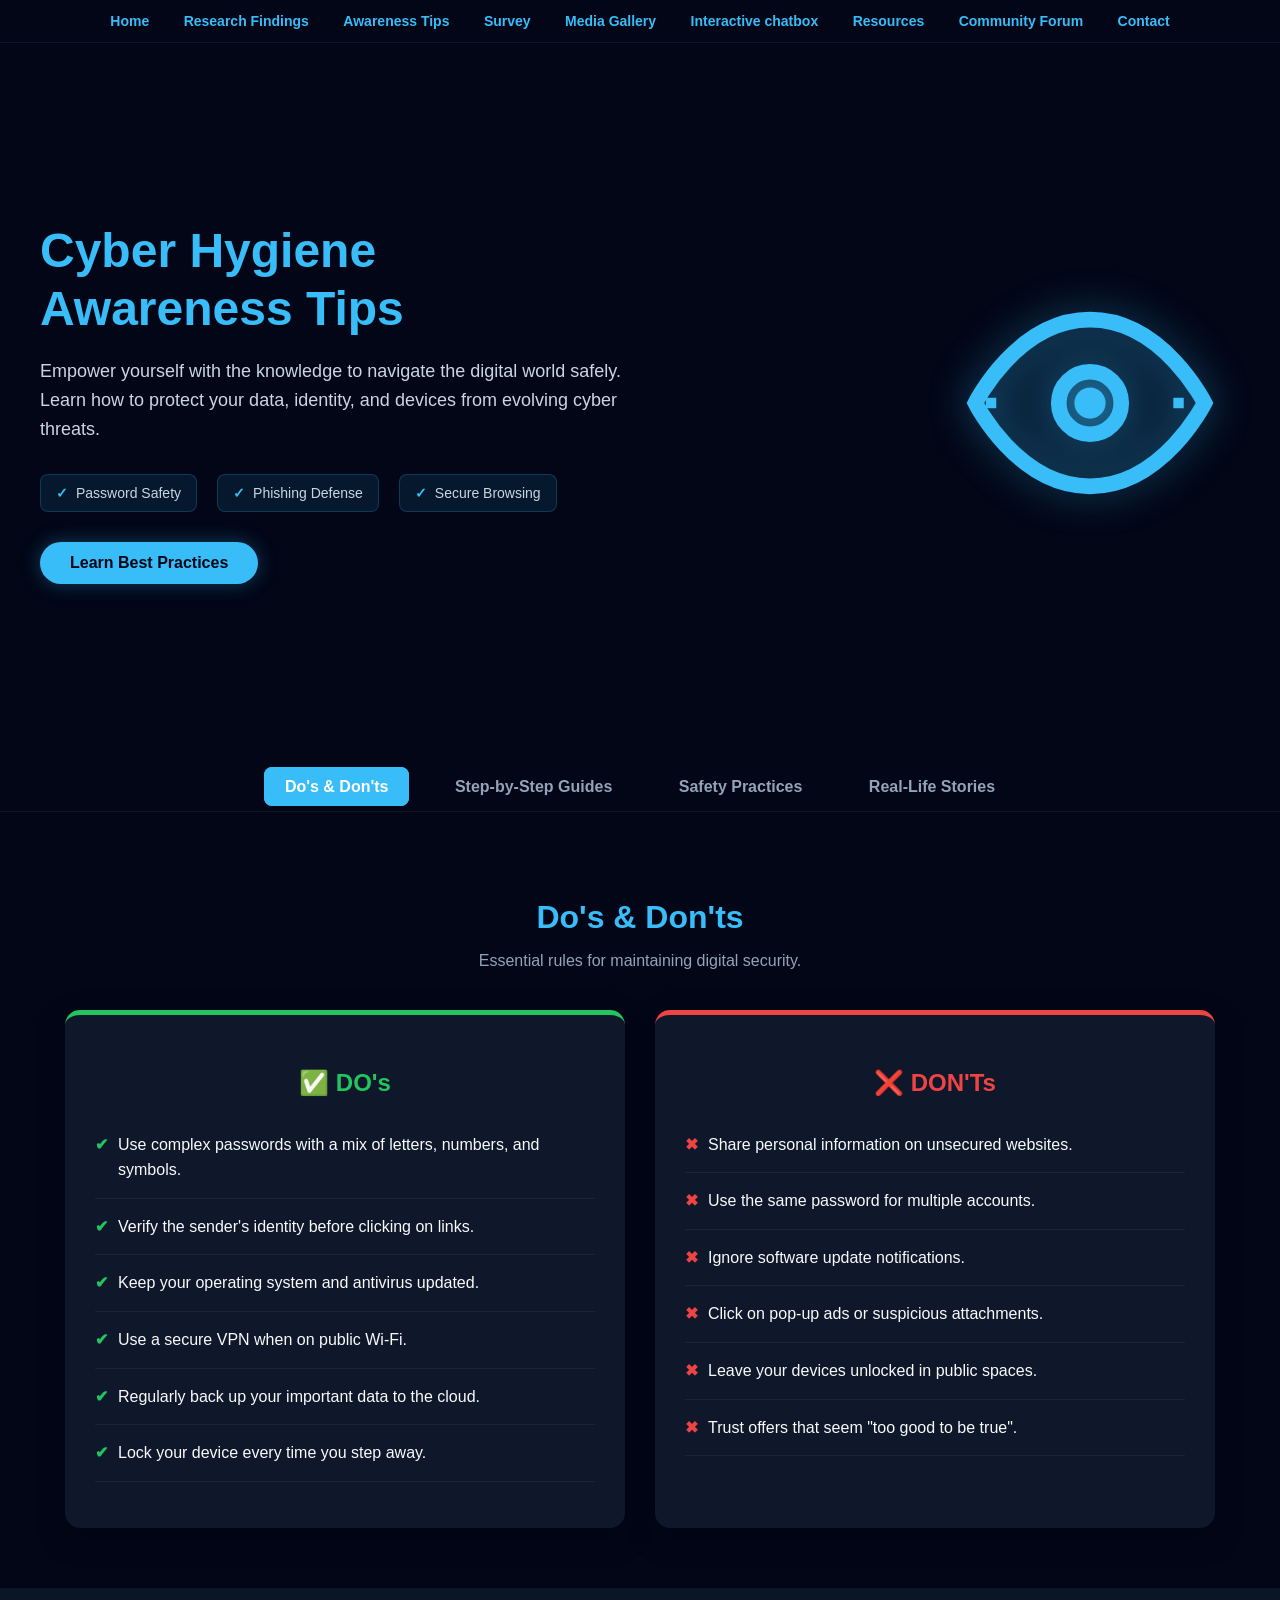
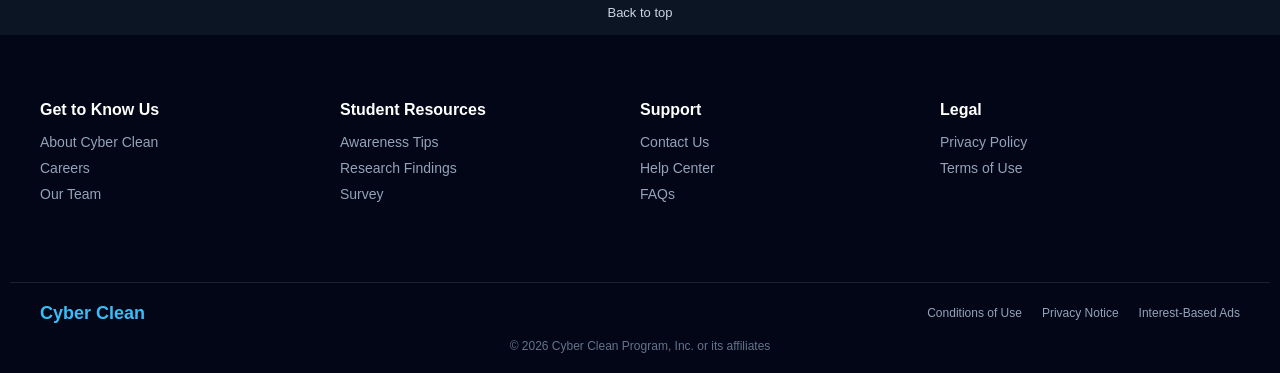
<file: AwarenessTips.html>
<!DOCTYPE html>
<html lang="en">
<head>
    <title>Awareness Tips | Cyber Clean</title>
    <style>
        /* ================= BODY & DEFAULTS ================= */
        body {
            margin: 0;
            font-family: Arial, Helvetica, sans-serif;
            background-color: #0f172a;
            color: #f8fafc;
        }

        /* ================= MAIN NAVBAR ================= */
        nav {
            background-color: #020617;
            padding: 12px 20px;
            text-align: center;
            position: sticky;
            top: 0;
            z-index: 100;
            border-bottom: 1px solid rgba(56, 189, 248, 0.1);
        }

        nav a {
            color: #38bdf8;
            margin: 15px;
            text-decoration: none;
            font-weight: bold;
            transition: 0.3s;
            font-size: 14px;
        }

        nav a:hover { color: #22d3ee; }

        /* ================= HERO SECTION ================= */
        .hero {
            min-height: 80vh;
            background-color: #020617;
            background-image: url('https://images.unsplash.com/photo-1526374965328-7f61d4dc18c5');
            background-size: cover;
            background-position: center;
            position: relative;
            display: flex;
            align-items: center;
            padding: 0;
            overflow: hidden;
        }

        .hero .overlay {
            position: absolute;
            top: 0; left: 0;
            width: 100%;
            height: 100%;
            background: linear-gradient(90deg, rgba(2,6,23,0.95) 0%, rgba(2,6,23,0.7) 50%, rgba(2,6,23,0.4) 100%);
            z-index: 1;
        }

        .hero-container {
            position: relative;
            z-index: 2;
            width: 100%;
            max-width: 1200px;
            margin: 0 auto;
            padding: 60px 40px;
            display: flex;
            align-items: center;
            justify-content: space-between;
            gap: 60px;
        }

        .hero-text { flex: 1; max-width: 600px; }
        .hero-text h1 { color: #38bdf8; font-size: 48px; font-weight: bold; margin: 0 0 20px 0; line-height: 1.2; }
        .hero-text p { color: #cbd5e1; font-size: 18px; line-height: 1.6; margin-bottom: 30px; }

        .hero-highlights { display: flex; gap: 20px; margin-bottom: 30px; flex-wrap: wrap; } /* Changed margin-bottom to 30px */
        .highlight-item {
            background: rgba(56, 189, 248, 0.1); border: 1px solid rgba(56, 189, 248, 0.2);
            padding: 10px 15px; border-radius: 8px; font-size: 14px; color: #cbd5e1;
            display: flex; align-items: center; gap: 8px;
        }
        .highlight-item span { color: #38bdf8; font-weight: bold; }

        /* ADDED BUTTON STYLE */
        .hero-btn {
            display: inline-block; background-color: #38bdf8; color: #020617;
            padding: 12px 30px; border-radius: 30px; text-decoration: none;
            font-weight: bold; transition: 0.3s; box-shadow: 0 0 20px rgba(56, 189, 248, 0.3);
        }
        .hero-btn:hover { background-color: #22d3ee; transform: translateY(-2px); }

        .hero-graphic { flex: 0 0 300px; display: flex; justify-content: center; align-items: center; position: relative; }
        .floating-logo { width: 250px; height: 280px; filter: drop-shadow(0 0 20px rgba(56, 189, 248, 0.4)); animation: float 3s ease-in-out infinite; }

        @keyframes float { 0% { transform: translateY(0px); } 50% { transform: translateY(-15px); } 100% { transform: translateY(0px); } }

        /* ================= SUB-NAVIGATION ================= */
        .sub-nav {
            background-color: #020617; padding: 15px 20px; text-align: center;
            border-bottom: 1px solid rgba(255, 255, 255, 0.05); position: sticky; top: 45px; z-index: 90;
        }
        .sub-nav a {
            color: #94a3b8; margin: 0 10px; text-decoration: none; font-weight: bold;
            padding: 10px 20px; border-radius: 8px; transition: all 0.3s; border: 1px solid transparent; cursor: pointer;
        }
        .sub-nav a.active { color: #ffffff; background-color: #38bdf8; border-color: #38bdf8; }
        .sub-nav a:hover:not(.active) { color: #38bdf8; background-color: rgba(56, 189, 248, 0.1); }

        /* ================= CONTENT SECTIONS ================= */
        .tab-content { display: none; padding: 60px 40px; max-width: 1200px; margin: 0 auto; animation: fadeIn 0.5s; }
        .tab-content.active { display: block; }
        section h2 { color: #38bdf8; font-size: 32px; margin-bottom: 15px; text-align: center; }
        .section-subtitle { text-align: center; color: #94a3b8; margin-bottom: 40px; font-size: 16px; }

        /* ================= DO'S AND DON'TS STYLES ================= */
        #dos-donts { max-width: 100%; background-color: #020617; }
        .dos-donts-container { display: flex; gap: 30px; justify-content: center; flex-wrap: wrap; max-width: 1200px; margin: 0 auto; }
        .box { background-color: #0f172a; padding: 30px; border-radius: 15px; flex: 1; min-width: 300px; max-width: 500px; box-shadow: 0 10px 30px rgba(0,0,0,0.3); }
        .box h3 { margin-bottom: 20px; text-align: center; font-size: 24px; }
        .box ul { list-style-type: none; padding: 0; }
        .box li { padding: 15px 0; border-bottom: 1px solid rgba(255,255,255,0.05); line-height: 1.6; display: flex; align-items: flex-start; gap: 10px; }
        .do-box { border-top: 5px solid #22c55e; } .do-box h3 { color: #22c55e; } .do-box li::before { content: '✔'; color: #22c55e; font-weight: bold; }
        .dont-box { border-top: 5px solid #ef4444; } .dont-box h3 { color: #ef4444; } .dont-box li::before { content: '✖'; color: #ef4444; font-weight: bold; }

        /* ================= GUIDES STYLES ================= */
        .guides-grid { display: flex; gap: 20px; flex-wrap: wrap; justify-content: center; margin-bottom: 60px; }
        .guide-card { background-color: #020617; padding: 25px; border-radius: 12px; flex: 1; min-width: 280px; border-left: 4px solid #38bdf8; box-shadow: 0 5px 15px rgba(0,0,0,0.2); }
        .guide-step { font-size: 32px; font-weight: bold; color: rgba(56, 189, 248, 0.2); margin-bottom: 10px; }
        .guide-card h3 { color: #ffffff; margin-bottom: 5px; }
        .guide-slogan { color: #38bdf8; font-size: 14px; font-style: italic; margin-bottom: 10px; display: block; }
        .guide-card p { color: #94a3b8; font-size: 14px; line-height: 1.6; }

        /* ================= CIRCULAR PROCESS CHART ================= */
        .roadmap-section {
            text-align: center;
            padding: 40px 20px;
            background-color: #0f172a;
            border-radius: 20px;
            border: 1px solid rgba(56, 189, 248, 0.1);
            margin-top: 20px;
            overflow: hidden;
        }

        .circle-container {
            position: relative;
            width: 100%;
            max-width: 800px;
            height: 600px;
            margin: 0 auto;
        }

        .center-hex {
            position: absolute;
            top: 50%;
            left: 50%;
            transform: translate(-50%, -50%);
            width: 160px;
            height: 180px;
            background: rgba(56, 189, 248, 0.2);
            clip-path: polygon(50% 0%, 100% 25%, 100% 75%, 50% 100%, 0% 75%, 0% 25%);
            display: flex;
            flex-direction: column;
            align-items: center;
            justify-content: center;
            z-index: 10;
            border: 2px solid #38bdf8;
            box-shadow: 0 0 30px rgba(56, 189, 248, 0.3);
        }

        .center-hex .hex-title { font-size: 16px; font-weight: bold; color: #ffffff; text-align: center; padding: 0 20px; line-height: 1.3; }
        .center-hex .hex-sub { font-size: 11px; color: #cbd5e1; margin-top: 5px; text-align: center; }

        .orbit-item {
            position: absolute;
            top: 50%;
            left: 50%;
            width: 130px;
            height: 150px;
            background-color: #020617;
            border: 2px solid #38bdf8;
            clip-path: polygon(50% 0%, 100% 25%, 100% 75%, 50% 100%, 0% 75%, 0% 25%);
            display: flex;
            flex-direction: column;
            align-items: center;
            justify-content: center;
            transition: all 0.3s ease;
            cursor: pointer;
            z-index: 5;
        }

        .orbit-item:hover { background-color: rgba(56, 189, 248, 0.15); }
        .orbit-item .step-num { font-size: 24px; font-weight: bold; color: #22d3ee; margin-bottom: 5px; }
        .orbit-item .step-text { font-size: 13px; font-weight: bold; color: #ffffff; text-align: center; padding: 0 10px; line-height: 1.2; }

        .pos-1 { transform: translate(-50%, -50%) translateY(-220px); }
        .pos-2 { transform: translate(-50%, -50%) translate(190px, -110px); }
        .pos-3 { transform: translate(-50%, -50%) translate(190px, 110px); }
        .pos-4 { transform: translate(-50%, -50%) translateY(220px); }
        .pos-5 { transform: translate(-50%, -50%) translate(-190px, 110px); }
        .pos-6 { transform: translate(-50%, -50%) translate(-190px, -110px); }

        .arrows-svg { position: absolute; top: 0; left: 0; width: 100%; height: 100%; pointer-events: none; z-index: 1; }

        /* ================= SAFETY STYLES ================= */
        #safety { max-width: 100%; background-color: #020617; }
        .safety-grid { display: flex; gap: 20px; justify-content: center; flex-wrap: wrap; max-width: 1200px; margin: 0 auto; }
        .safety-card { background-color: #0f172a; padding: 20px; border-radius: 10px; width: 220px; text-align: center; border: 1px solid rgba(56, 189, 248, 0.1); }
        .safety-icon { font-size: 30px; margin-bottom: 10px; }

        /* ================= STORIES STYLES ================= */
        .story-container { display: flex; gap: 40px; align-items: flex-start; flex-wrap: wrap; }
        .video-box { flex: 1; min-width: 300px; background: #020617; border-radius: 12px; overflow: hidden; box-shadow: 0 10px 30px rgba(0,0,0,0.4); }
        
        /* Updated CSS to handle both video and iframe */
        .video-wrapper { position: relative; padding-bottom: 56.25%; height: 0; background-color: #000; }
        .video-wrapper video, .video-wrapper iframe { position: absolute; top: 0; left: 0; width: 100%; height: 100%; }
        
        .video-caption { padding: 15px; background: #0f172a; color: #cbd5e1; font-size: 14px; border-top: 1px solid rgba(56, 189, 248, 0.2); }
        .case-study { flex: 1; min-width: 300px; background: #020617; padding: 30px; border-radius: 12px; border-left: 4px solid #facc15; }
        .case-study h3 { color: #facc15; margin-top: 0; }
        .case-study p { color: #cbd5e1; line-height: 1.8; margin-bottom: 15px; }
        .case-study .outcome { background: rgba(250, 204, 21, 0.1); padding: 10px; border-radius: 5px; font-size: 13px; color: #facc15; }

        @keyframes fadeIn { from {opacity: 0; transform: translateY(20px);} to {opacity: 1; transform: translateY(0);} }

        /* ================= FOOTER ================= */
        footer { background-color: #020617; color: #cbd5e1; font-size: 14px; border-top: 1px solid rgba(56, 189, 248, 0.1); }
        .footer-back-top { background-color: #0c1524; text-align: center; padding: 15px; cursor: pointer; }
        .footer-back-top:hover { background-color: #162030; }
        .footer-back-top a { color: #cbd5e1; text-decoration: none; font-size: 13px; }
        .footer-main { display: flex; justify-content: space-around; flex-wrap: wrap; padding: 50px 30px; border-bottom: 1px solid rgba(255, 255, 255, 0.1); max-width: 1200px; margin: 0 auto; }
        .footer-col { flex: 1; min-width: 150px; margin-bottom: 20px; }
        .footer-col h3 { color: #ffffff; font-size: 16px; font-weight: bold; margin-bottom: 15px; }
        .footer-col ul { list-style: none; padding: 0; margin: 0; }
        .footer-col ul li { margin-bottom: 10px; }
        .footer-col ul li a { color: #94a3b8; text-decoration: none; transition: color 0.2s; display: block; }
        .footer-col ul li a:hover { color: #38bdf8; }
        .footer-bottom { padding: 20px 30px; display: flex; justify-content: space-between; align-items: center; flex-wrap: wrap; max-width: 1200px; margin: 0 auto; }
        .footer-logo { font-weight: bold; color: #38bdf8; font-size: 18px; margin-right: 20px; }
        .footer-links-row { display: flex; gap: 20px; flex-wrap: wrap; }
        .footer-links-row a { color: #94a3b8; text-decoration: none; font-size: 12px; }
        .footer-copyright { width: 100%; text-align: center; margin-top: 15px; font-size: 12px; color: #64748b; }

        /* ================= RESPONSIVE ================= */
        @media screen and (max-width: 900px) {
            .hero-container { flex-direction: column; text-align: center; padding: 40px 20px; }
            .hero-text { max-width: 100%; }
            .hero-graphic { display: none; }
            
            .circle-container { height: auto; padding: 250px 0; display: flex; flex-direction: column; align-items: center; }
            .arrows-svg { display: none; }
            .orbit-item { position: relative; top: auto; left: auto; transform: none !important; margin-bottom: 20px; width: 200px; height: 180px; }
            .pos-1, .pos-2, .pos-3, .pos-4, .pos-5, .pos-6 { transform: none; }
            .center-hex { position: relative; top: auto; left: auto; transform: none; margin-bottom: 30px; width: 200px; height: 180px; }
        }
    </style>
</head>
<body>

<!-- MAIN NAVBAR -->
<nav>
    <a href="index.html">Home</a>
    <a href="ResearchFindings.html">Research Findings</a>
    <a href="AwarenessTips.html">Awareness Tips</a>
    <a href="Survey.html">Survey</a>
    <a href="MediaGallery.html">Media Gallery</a>
    <a href="InteractiveChatbox.html">Interactive chatbox</a>
    <a href="Resource.html">Resources</a>
    <a href="CommunityForum.html">Community Forum</a>
    <a href="Contact.html">Contact</a>
</nav>

<!-- HERO SECTION -->
<section class="hero">
    <div class="overlay"></div>
    <div class="hero-container">
        <div class="hero-text">
            <h1>Cyber Hygiene Awareness Tips</h1>
            <p>Empower yourself with the knowledge to navigate the digital world safely. Learn how to protect your data, identity, and devices from evolving cyber threats.</p>
            <div class="hero-highlights">
                <div class="highlight-item"><span>✓</span> Password Safety</div>
                <div class="highlight-item"><span>✓</span> Phishing Defense</div>
                <div class="highlight-item"><span>✓</span> Secure Browsing</div>
            </div>
            <!-- ADDED BUTTON HERE -->
            <a href="#content-start" class="hero-btn">Learn Best Practices</a>
        </div>
        <div class="hero-graphic">
            <svg class="floating-logo" viewBox="0 0 24 24" fill="none" xmlns="http://www.w3.org/2000/svg">
                <path d="M1 12s4-8 11-8 11 8 11 8-4 8-11 8-11-8-11-8z" fill="rgba(56, 189, 248, 0.1)" stroke="#38bdf8" stroke-width="1.5"/>
                <circle cx="12" cy="12" r="3" fill="rgba(56, 189, 248, 0.2)" stroke="#38bdf8" stroke-width="1.5"/>
                <circle cx="12" cy="12" r="1.5" fill="#38bdf8"/>
                <path d="M2 12h2M20 12h2" stroke="#38bdf8" stroke-width="1" stroke-dasharray="1 1"/>
            </svg>
        </div>
    </div>
</section>

<!-- SUB NAVIGATION -->
<div id="content-start" class="sub-nav">
    <a class="tab-link active" onclick="openTab(event, 'dos-donts')">Do's & Don'ts</a>
    <a class="tab-link" onclick="openTab(event, 'guides')">Step-by-Step Guides</a>
    <a class="tab-link" onclick="openTab(event, 'safety')">Safety Practices</a>
    <a class="tab-link" onclick="openTab(event, 'stories')">Real-Life Stories</a>
</div>

<!-- SECTION 1: DO'S AND DON'TS -->
<section id="dos-donts" class="tab-content active">
    <h2>Do's & Don'ts</h2>
    <p class="section-subtitle">Essential rules for maintaining digital security.</p>
    <div class="dos-donts-container">
        <div class="box do-box">
            <h3>✅ DO's</h3>
            <ul>
                <li>Use complex passwords with a mix of letters, numbers, and symbols.</li>
                <li>Verify the sender's identity before clicking on links.</li>
                <li>Keep your operating system and antivirus updated.</li>
                <li>Use a secure VPN when on public Wi-Fi.</li>
                <li>Regularly back up your important data to the cloud.</li>
                <li>Lock your device every time you step away.</li>
            </ul>
        </div>
        <div class="box dont-box">
            <h3>❌ DON'Ts</h3>
            <ul>
                <li>Share personal information on unsecured websites.</li>
                <li>Use the same password for multiple accounts.</li>
                <li>Ignore software update notifications.</li>
                <li>Click on pop-up ads or suspicious attachments.</li>
                <li>Leave your devices unlocked in public spaces.</li>
                <li>Trust offers that seem "too good to be true".</li>
            </ul>
        </div>
    </div>
</section>

<!-- SECTION 2: STEP-BY-STEP GUIDES -->
<section id="guides" class="tab-content">
    <h2>Step-by-Step Guides</h2>
    <p class="section-subtitle">Follow these procedures to secure your digital life.</p>
    
    <div class="guides-grid">
        <div class="guide-card">
            <div class="guide-step">01</div>
            <h3>Setting Up 2FA</h3>
            <span class="guide-slogan">Double Your Security</span>
            <p>Go to Account Settings > Security. Enable 2-Step Verification. Scan the QR code using Google Authenticator or SMS verification.</p>
        </div>
        <div class="guide-card">
            <div class="guide-step">02</div>
            <h3>Creating Strong Passwords</h3>
            <span class="guide-slogan">Complexity is Key</span>
            <p>Use at least 12 characters. Mix uppercase, lowercase, numbers, and symbols. Avoid dictionary words or personal dates.</p>
        </div>
        <div class="guide-card">
            <div class="guide-step">03</div>
            <h3>Identifying Phishing</h3>
            <span class="guide-slogan">Stop, Look, Think</span>
            <p>Check the sender's email for misspellings. Hover over links to see the real URL. Never download unexpected attachments.</p>
        </div>
    </div>

    <!-- CIRCULAR PROCESS CHART -->
    <div class="roadmap-section">
        <h3>Implementation Cycle</h3>
        <p class="section-subtitle" style="margin-bottom: 20px; font-size: 14px;">Cyber Hygiene Steps for Students & Faculty</p>
        
        <div class="circle-container">
            <!-- SVG Arrows -->
            <svg class="arrows-svg" viewBox="0 0 800 600">
                <defs>
                    <marker id="arrowhead" markerWidth="10" markerHeight="7" refX="9" refY="3.5" orient="auto">
                        <polygon points="0 0, 10 3.5, 0 7" fill="#38bdf8" />
                    </marker>
                </defs>
                <path d="M 400 115 Q 540 100, 590 230" stroke="#38bdf8" stroke-width="2" fill="none" marker-end="url(#arrowhead)" stroke-dasharray="5,5" />
                <path d="M 590 310 Q 600 450, 480 500" stroke="#38bdf8" stroke-width="2" fill="none" marker-end="url(#arrowhead)" stroke-dasharray="5,5" />
                <path d="M 320 500 Q 200 450, 210 310" stroke="#38bdf8" stroke-width="2" fill="none" marker-end="url(#arrowhead)" stroke-dasharray="5,5" />
                <path d="M 210 230 Q 200 100, 320 80" stroke="#38bdf8" stroke-width="2" fill="none" marker-end="url(#arrowhead)" stroke-dasharray="5,5" />
                <path d="M 400 200 L 400 140" stroke="#38bdf8" stroke-width="2" fill="none" marker-end="url(#arrowhead)" stroke-dasharray="5,5" />
            </svg>

            <!-- Center Item -->
            <div class="center-hex">
                <div class="hex-title">Cyber Hygiene<br>Practices</div>
                <div class="hex-sub">Cycle of Safety</div>
            </div>

            <!-- Orbital Items -->
            <div class="orbit-item pos-1"><div class="step-num">1</div><div class="step-text">Assess Risks</div></div>
            <div class="orbit-item pos-2"><div class="step-num">2</div><div class="step-text">Update & Patch</div></div>
            <div class="orbit-item pos-3"><div class="step-num">3</div><div class="step-text">Backup Data</div></div>
            <div class="orbit-item pos-4"><div class="step-num">4</div><div class="step-text">Secure Network</div></div>
            <div class="orbit-item pos-5"><div class="step-num">5</div><div class="step-text">Strong Auth</div></div>
            <div class="orbit-item pos-6"><div class="step-num">6</div><div class="step-text">Educate</div></div>
        </div>
    </div>
</section>

<!-- SECTION 3: SAFETY PRACTICES -->
<section id="safety" class="tab-content">
    <h2>Safety Practices</h2>
    <p class="section-subtitle">Quick tips for everyday digital safety.</p>
    <div class="safety-grid">
        <div class="safety-card"><div class="safety-icon">🔒</div><p>Verify URLs start with HTTPS before entering data.</p></div>
        <div class="safety-card"><div class="safety-icon">🤐</div><p>Limit personal info shared on social media bios.</p></div>
        <div class="safety-card"><div class="safety-icon">🛡️</div><p>Review app permissions regularly on your phone.</p></div>
        <div class="safety-card"><div class="safety-icon">👁️</div><p>Cover your webcam when not in use.</p></div>
    </div>
</section>

<!-- SECTION 4: REAL LIFE STORIES -->
<section id="stories" class="tab-content">
    <h2>Real Life Stories</h2>
    <p class="section-subtitle">Learn from real-world incidents.</p>
    <div class="story-container">
        <div class="video-box">
            <div class="video-wrapper">
                <!-- Replaced video tag with iframe for YouTube -->
                <iframe src="https://www.youtube.com/embed/3wL6oUrvA9s" title="YouTube video player" frameborder="0" allow="accelerometer; autoplay; clipboard-write; encrypted-media; gyroscope; picture-in-picture" allowfullscreen></iframe>
            </div>
            <div class="video-caption"><strong>Case Study Video:</strong> A conversation about how a student identified and reported a phishing email attempt.</div>
        </div>
        <div class="case-study">
            <h3>The "Urgent" Email Scam</h3>
            <p><strong>Scenario:</strong> Rahul received an email claiming his bank account would be frozen unless he clicked a link to verify his details immediately. The email looked official but had a slight spelling error.</p>
            <p><strong>Action:</strong> Instead of clicking, Rahul hovered over the link and saw it directed to a strange domain (.xyz instead of .com). He called his bank directly.</p>
            <div class="outcome">Outcome: The bank confirmed it was a phishing attempt. Rahul reported the email and saved his savings.</div>
        </div>
    </div>
</section>

<!-- FOOTER -->
<footer>
    <div class="footer-back-top"><a href="#">Back to top</a></div>
    <div class="footer-main">
        <div class="footer-col"><h3>Get to Know Us</h3><ul><li><a href="#">About Cyber Clean</a></li><li><a href="#">Careers</a></li><li><a href="#">Our Team</a></li></ul></div>
        <div class="footer-col"><h3>Student Resources</h3><ul><li><a href="AwarenessTips.html">Awareness Tips</a></li><li><a href="ResearchFindings.html">Research Findings</a></li><li><a href="Survey.html">Survey</a></li></ul></div>
        <div class="footer-col"><h3>Support</h3><ul><li><a href="Contact.html">Contact Us</a></li><li><a href="#">Help Center</a></li><li><a href="#">FAQs</a></li></ul></div>
        <div class="footer-col"><h3>Legal</h3><ul><li><a href="#">Privacy Policy</a></li><li><a href="#">Terms of Use</a></li></ul></div>
    </div>
    <div class="footer-bottom">
        <div class="footer-logo">Cyber Clean</div>
        <div class="footer-links-row"><a href="#">Conditions of Use</a><a href="#">Privacy Notice</a><a href="#">Interest-Based Ads</a></div>
        <div class="footer-copyright">© 2026 Cyber Clean Program, Inc. or its affiliates</div>
    </div>
</footer>

<!-- JAVASCRIPT -->
<script>
    function openTab(evt, tabName) {
        var i, tabcontent, tablinks;
        tabcontent = document.getElementsByClassName("tab-content");
        for (i = 0; i < tabcontent.length; i++) { tabcontent[i].style.display = "none"; }
        tablinks = document.getElementsByClassName("tab-link");
        for (i = 0; i < tablinks.length; i++) { tablinks[i].className = tablinks[i].className.replace(" active", ""); }
        document.getElementById(tabName).style.display = "block";
        evt.currentTarget.className += " active";
    }
</script>
</body>
</html>
</file>
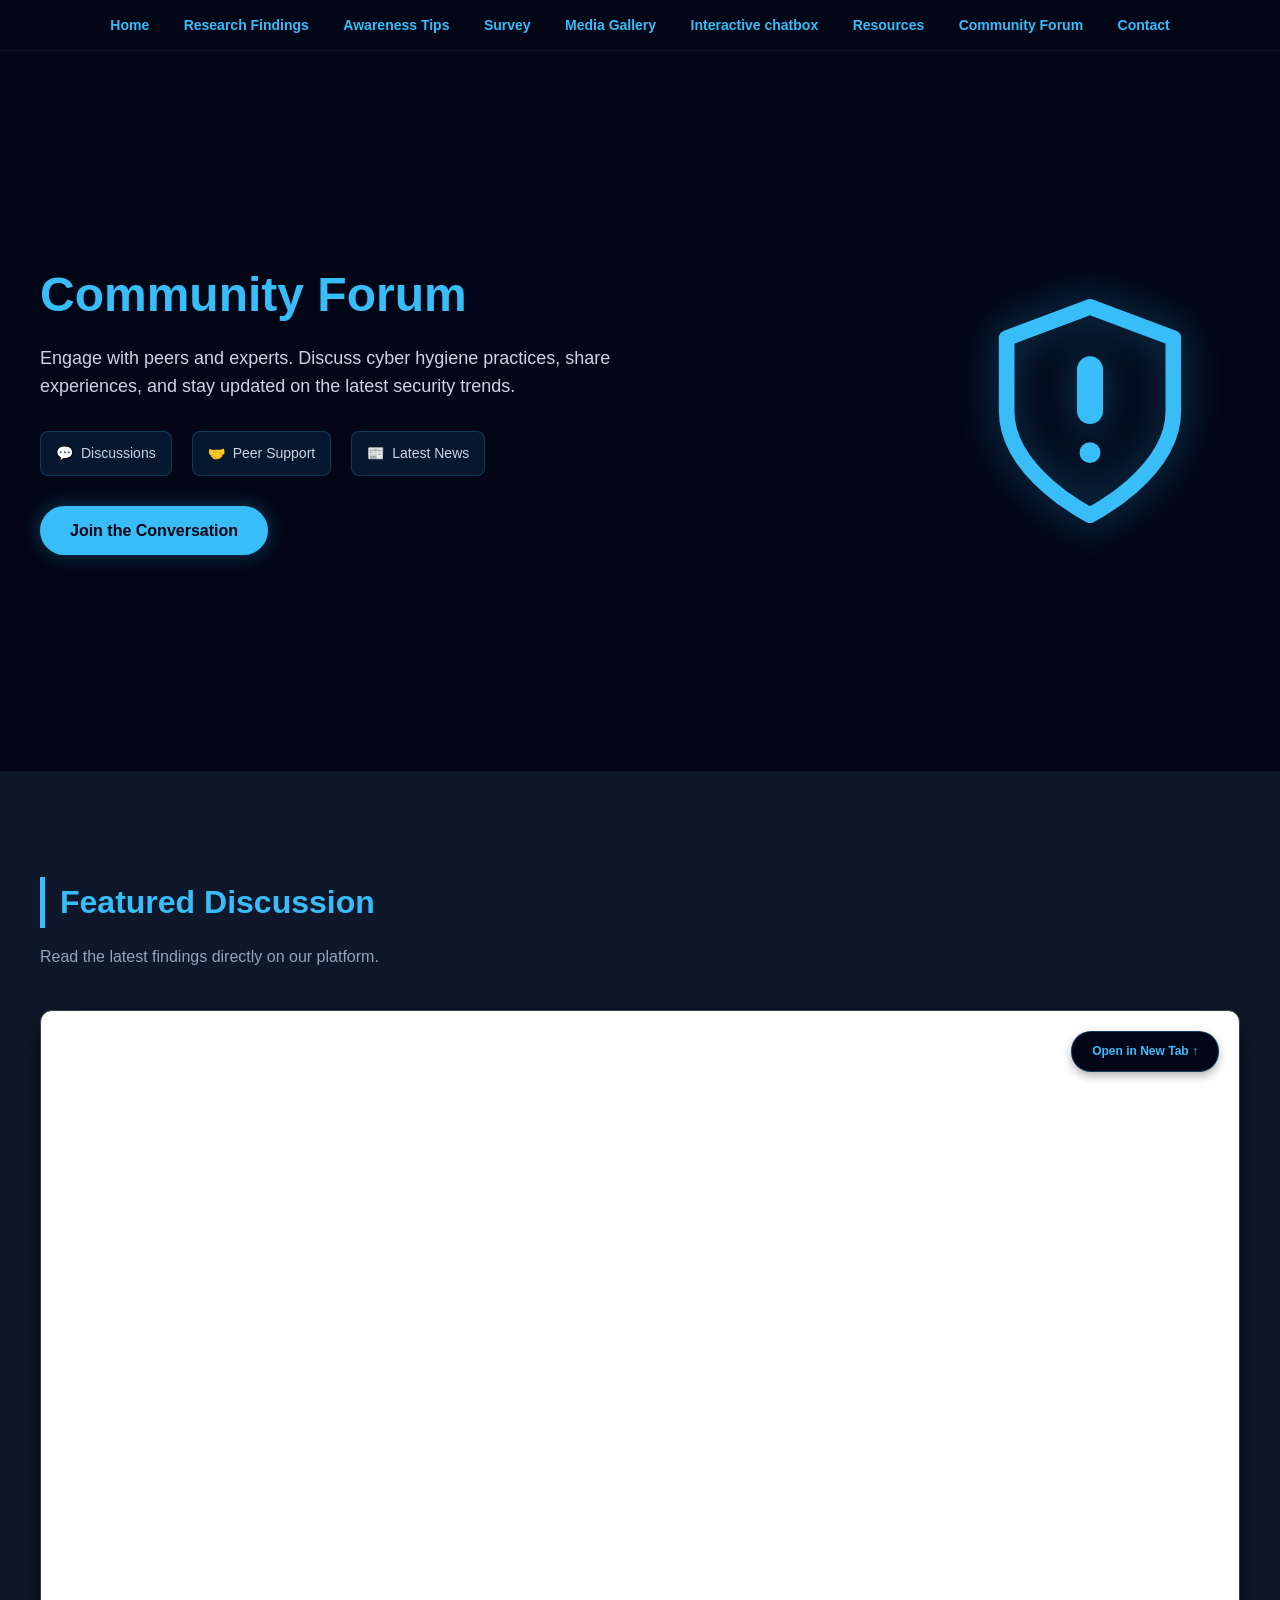
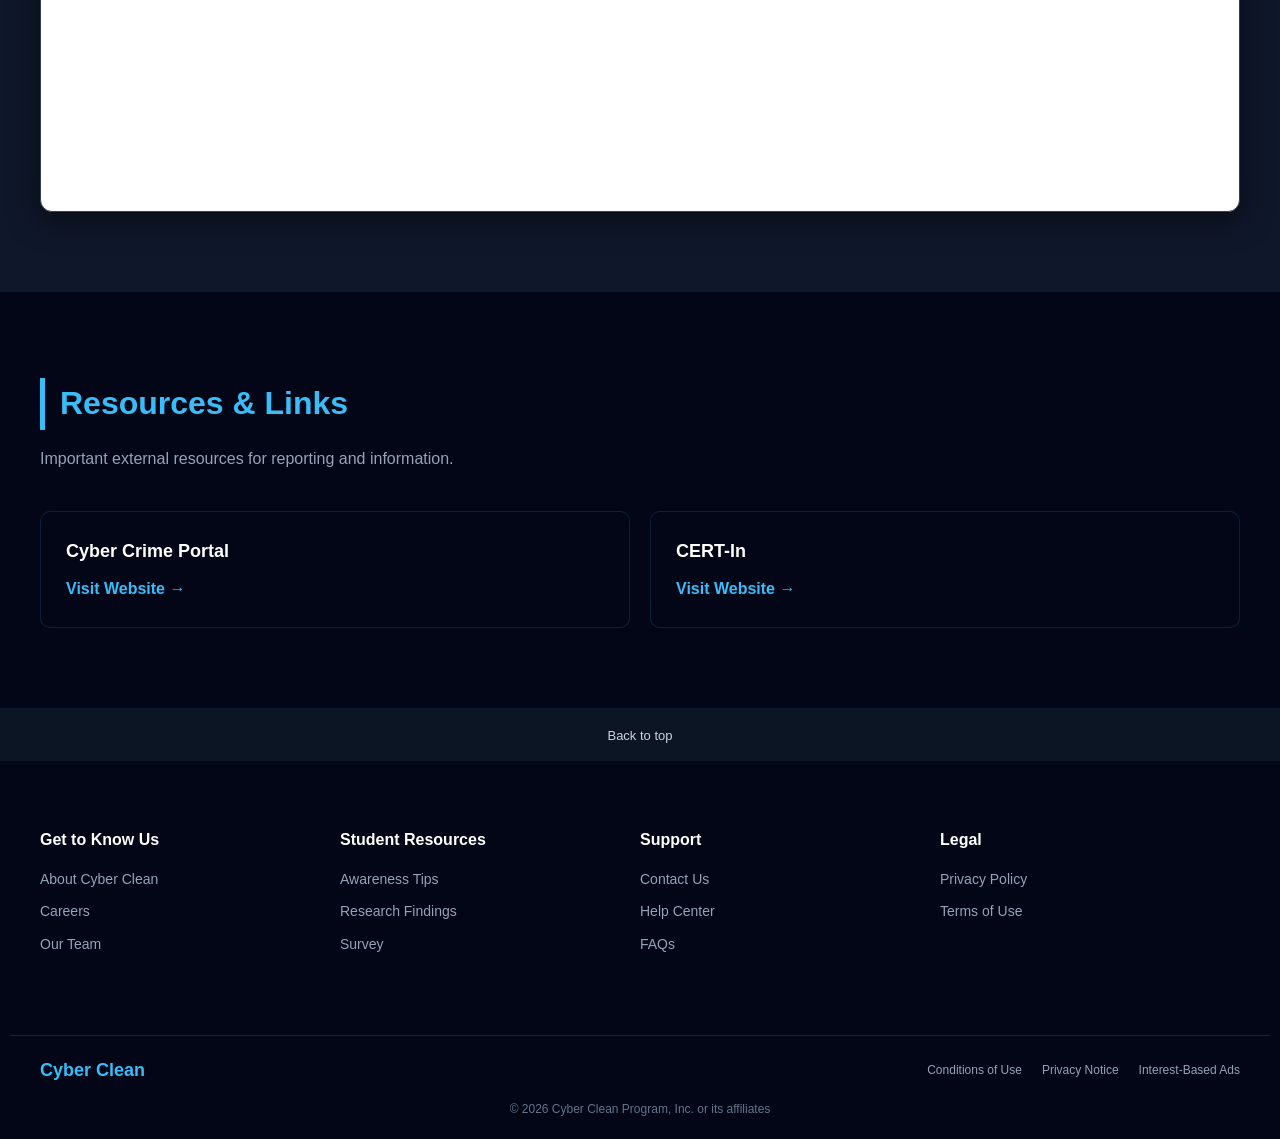
<file: CommunityForum.html>
<!DOCTYPE html>
<html lang="en">
<head>
    <title>Community Forum | Cyber Clean</title>
    <!-- Internal CSS Start -->
    <style>
        /* ================= BODY & DEFAULTS ================= */
        body {
            margin: 0;
            font-family: Arial, Helvetica, sans-serif;
            background-color: #0f172a;
            color: #f8fafc;
            line-height: 1.6;
        }

        /* ================= MAIN NAVBAR ================= */
        nav {
            background-color: #020617;
            padding: 12px 20px;
            text-align: center;
            position: sticky;
            top: 0;
            z-index: 100;
            border-bottom: 1px solid rgba(56, 189, 248, 0.1);
        }

        nav a {
            color: #38bdf8;
            margin: 15px;
            text-decoration: none;
            font-weight: bold;
            transition: 0.3s;
            font-size: 14px;
        }

        nav a:hover { color: #22d3ee; }

        /* ================= HERO SECTION ================= */
        .hero {
            min-height: 80vh;
            background-color: #020617;
            background-image: url('https://images.unsplash.com/photo-1555949963-aa79dcee981c'); /* Same background as Research page */
            background-size: cover;
            background-position: center;
            position: relative;
            display: flex;
            align-items: center;
            padding: 0;
            overflow: hidden;
        }

        .hero .overlay {
            position: absolute;
            top: 0; left: 0;
            width: 100%;
            height: 100%;
            background: linear-gradient(90deg, rgba(2,6,23,0.95) 0%, rgba(2,6,23,0.7) 50%, rgba(2,6,23,0.4) 100%);
            z-index: 1;
        }

        .hero-container {
            position: relative;
            z-index: 2;
            width: 100%;
            max-width: 1200px;
            margin: 0 auto;
            padding: 60px 40px;
            display: flex;
            align-items: center;
            justify-content: space-between;
            gap: 60px;
        }

        .hero-text { flex: 1; max-width: 600px; }
        .hero-text h1 { color: #38bdf8; font-size: 48px; font-weight: bold; margin: 0 0 20px 0; line-height: 1.2; }
        .hero-text p { color: #cbd5e1; font-size: 18px; line-height: 1.6; margin-bottom: 30px; }

        .hero-highlights { display: flex; gap: 20px; margin-bottom: 30px; flex-wrap: wrap; }
        .highlight-item {
            background: rgba(56, 189, 248, 0.1); border: 1px solid rgba(56, 189, 248, 0.2);
            padding: 10px 15px; border-radius: 8px; font-size: 14px; color: #cbd5e1;
            display: flex; align-items: center; gap: 8px;
        }
        .highlight-item span { color: #38bdf8; font-weight: bold; }

        .hero-btn {
            display: inline-block; background-color: #38bdf8; color: #020617;
            padding: 12px 30px; border-radius: 30px; text-decoration: none;
            font-weight: bold; transition: 0.3s; box-shadow: 0 0 20px rgba(56, 189, 248, 0.3);
        }
        .hero-btn:hover { background-color: #22d3ee; transform: translateY(-2px); }

        .hero-graphic { flex: 0 0 300px; display: flex; justify-content: center; align-items: center; position: relative; }
        .shield-logo { width: 250px; height: 280px; filter: drop-shadow(0 0 20px rgba(56, 189, 248, 0.4)); animation: float 3s ease-in-out infinite; }

        @keyframes float { 0% { transform: translateY(0px); } 50% { transform: translateY(-15px); } 100% { transform: translateY(0px); } }

        /* ================= CONTENT SECTION (Forum Specific) ================= */
        .forum-section {
            padding: 80px 40px;
            background-color: #0f172a;
            max-width: 1200px;
            margin: 0 auto;
        }

        .forum-section h2 {
            color: #38bdf8;
            font-size: 32px;
            margin-bottom: 15px;
            border-left: 5px solid #38bdf8;
            padding-left: 15px;
        }

        .forum-section .subtitle {
            color: #94a3b8;
            margin-bottom: 40px;
            font-size: 16px;
        }

        /* ================= EMBEDDED WEBSITE STYLES ================= */
        .embed-container {
            background-color: #fff;
            border-radius: 12px;
            overflow: hidden;
            box-shadow: 0 8px 30px rgba(0, 0, 0, 0.5);
            border: 1px solid #334155;
            position: relative;
            height: 800px; /* Adjust height as needed */
        }

        .embed-container iframe {
            width: 100%;
            height: 100%;
            border: none;
        }

        /* Fallback overlay if iframe doesn't load or for styling */
        .embed-overlay-link {
            position: absolute;
            top: 20px;
            right: 20px;
            background: #020617;
            padding: 10px 20px;
            border-radius: 20px;
            color: #38bdf8;
            text-decoration: none;
            font-weight: bold;
            font-size: 12px;
            z-index: 10;
            border: 1px solid rgba(56, 189, 248, 0.3);
            box-shadow: 0 4px 10px rgba(0,0,0,0.3);
            transition: 0.3s;
        }
        
        .embed-overlay-link:hover {
            background-color: #38bdf8;
            color: #020617;
        }

        /* ================= RESOURCES GRID ================= */
        .resources-grid {
            display: grid;
            grid-template-columns: repeat(auto-fit, minmax(250px, 1fr));
            gap: 20px;
        }

        .resource-card {
            background-color: #020617;
            padding: 25px;
            border-radius: 10px;
            border: 1px solid rgba(56, 189, 248, 0.15);
            transition: transform 0.3s ease, box-shadow 0.3s ease;
        }

        .resource-card:hover {
            transform: translateY(-5px);
            box-shadow: 0 10px 20px rgba(0,0,0,0.3);
            border-color: rgba(56, 189, 248, 0.3);
        }

        .resource-card h3 {
            color: #ffffff;
            margin: 0 0 10px 0;
            font-size: 18px;
        }

        .resource-card a {
            color: #38bdf8;
            text-decoration: none;
            font-weight: bold;
        }

        .resource-card a:hover {
            text-decoration: underline;
        }

        /* ================= FOOTER ================= */
        footer { background-color: #020617; color: #cbd5e1; font-size: 14px; border-top: 1px solid rgba(56, 189, 248, 0.1); }
        .footer-back-top { background-color: #0c1524; text-align: center; padding: 15px; cursor: pointer; }
        .footer-back-top:hover { background-color: #162030; }
        .footer-back-top a { color: #cbd5e1; text-decoration: none; font-size: 13px; }
        .footer-main { display: flex; justify-content: space-around; flex-wrap: wrap; padding: 50px 30px; border-bottom: 1px solid rgba(255, 255, 255, 0.1); max-width: 1200px; margin: 0 auto; }
        .footer-col { flex: 1; min-width: 150px; margin-bottom: 20px; }
        .footer-col h3 { color: #ffffff; font-size: 16px; font-weight: bold; margin-bottom: 15px; }
        .footer-col ul { list-style: none; padding: 0; margin: 0; }
        .footer-col ul li { margin-bottom: 10px; }
        .footer-col ul li a { color: #94a3b8; text-decoration: none; transition: color 0.2s; display: block; }
        .footer-col ul li a:hover { color: #38bdf8; }
        .footer-bottom { padding: 20px 30px; display: flex; justify-content: space-between; align-items: center; flex-wrap: wrap; max-width: 1200px; margin: 0 auto; }
        .footer-logo { font-weight: bold; color: #38bdf8; font-size: 18px; margin-right: 20px; }
        .footer-links-row { display: flex; gap: 20px; flex-wrap: wrap; }
        .footer-links-row a { color: #94a3b8; text-decoration: none; font-size: 12px; }
        .footer-copyright { width: 100%; text-align: center; margin-top: 15px; font-size: 12px; color: #64748b; }

        /* ================= RESPONSIVE ================= */
        @media screen and (max-width: 900px) {
            .hero-container { flex-direction: column; text-align: center; padding: 40px 20px; }
            .hero-text { max-width: 100%; }
            .hero-graphic { display: none; }
            
            .forum-section { padding: 40px 20px; }
            .embed-container { height: 600px; } /* Shorter on mobile */
        }
    </style>
    <!-- Internal CSS End -->
</head>
<body>

<!-- MAIN NAVBAR -->
<nav>
    <a href="index.html">Home</a>
    <a href="ResearchFindings.html">Research Findings</a>
    <a href="AwarenessTips.html">Awareness Tips</a>
    <a href="Survey.html">Survey</a>
    <a href="MediaGallery.html">Media Gallery</a>
    <a href="InteractiveChatbox.html">Interactive chatbox</a>
    <a href="Resource.html">Resources</a>
    <a href="CommunityForum.html">Community Forum</a>
    <a href="Contact.html">Contact</a>
</nav>

<!-- HERO SECTION -->
<section class="hero">
    <div class="overlay"></div>
    <div class="hero-container">
        <div class="hero-text">
            <h1>Community Forum</h1>
            <p>Engage with peers and experts. Discuss cyber hygiene practices, share experiences, and stay updated on the latest security trends.</p>
            
            <div class="hero-highlights">
                <div class="highlight-item"><span>💬</span> Discussions</div>
                <div class="highlight-item"><span>🤝</span> Peer Support</div>
                <div class="highlight-item"><span>📰</span> Latest News</div>
            </div>
            <a href="#discussion" class="hero-btn">Join the Conversation</a>
        </div>

        <div class="hero-graphic">
            <!-- Reusing the shield logo for consistency -->
            <svg class="shield-logo" viewBox="0 0 24 24" fill="none" xmlns="http://www.w3.org/2000/svg">
                <path d="M12 22C12 22 20 18 20 12V5L12 2L4 5V12C4 18 12 22 12 22Z" stroke="#38bdf8" stroke-width="1.5" stroke-linecap="round" stroke-linejoin="round"/>
                <path d="M12 8V12" stroke="#38bdf8" stroke-width="2.5" stroke-linecap="round"/>
                <circle cx="12" cy="16" r="1" fill="#38bdf8"/>
            </svg>
        </div>
    </div>
</section>

<!-- FORUM CONTENT SECTION -->
<section id="discussion" class="forum-section">
    <h2>Featured Discussion</h2>
    <p class="subtitle">Read the latest findings directly on our platform.</p>
    
    <!-- EMBEDDED WEBSITE CONTAINER -->
    <div class="embed-container">
        <!-- Floating button to open in new tab if needed -->
        <a href="https://snehacepcyber.blogspot.com/2026/02/cyber-hygiene-practice-among-college.html" target="_blank" class="embed-overlay-link">
            Open in New Tab &uarr;
        </a>
        
        <!-- Iframe to display the blog -->
        <iframe src="https://snehacepcyber.blogspot.com/2026/02/cyber-hygiene-practice-among-college.html" 
                title="Cyber Hygiene Practice Discussion"
                loading="lazy">
        </iframe>
    </div>
</section>

<!-- RESOURCES SECTION -->
<section class="forum-section" style="background-color: #020617; padding-top: 60px; padding-bottom: 80px;">
    <h2>Resources & Links</h2>
    <p class="subtitle">Important external resources for reporting and information.</p>

    <div class="resources-grid">
        <div class="resource-card">
            <h3>Cyber Crime Portal</h3>
            <a href="https://www.cybercrime.gov.in" target="_blank">Visit Website &rarr;</a>
        </div>
        <div class="resource-card">
            <h3>CERT-In</h3>
            <a href="https://www.cert-in.org.in" target="_blank">Visit Website &rarr;</a>
        </div>
    </div>
</section>

<!-- FOOTER -->
<footer>
    <div class="footer-back-top"><a href="#">Back to top</a></div>
    <div class="footer-main">
        <div class="footer-col"><h3>Get to Know Us</h3><ul><li><a href="#">About Cyber Clean</a></li><li><a href="#">Careers</a></li><li><a href="#">Our Team</a></li></ul></div>
        <div class="footer-col"><h3>Student Resources</h3><ul><li><a href="AwarenessTips.html">Awareness Tips</a></li><li><a href="ResearchFindings.html">Research Findings</a></li><li><a href="Survey.html">Survey</a></li></ul></div>
        <div class="footer-col"><h3>Support</h3><ul><li><a href="Contact.html">Contact Us</a></li><li><a href="#">Help Center</a></li><li><a href="#">FAQs</a></li></ul></div>
        <div class="footer-col"><h3>Legal</h3><ul><li><a href="#">Privacy Policy</a></li><li><a href="#">Terms of Use</a></li></ul></div>
    </div>
    <div class="footer-bottom">
        <div class="footer-logo">Cyber Clean</div>
        <div class="footer-links-row"><a href="#">Conditions of Use</a><a href="#">Privacy Notice</a><a href="#">Interest-Based Ads</a></div>
        <div class="footer-copyright">© 2026 Cyber Clean Program, Inc. or its affiliates</div>
    </div>
</footer>

</body>
</html>
</file>
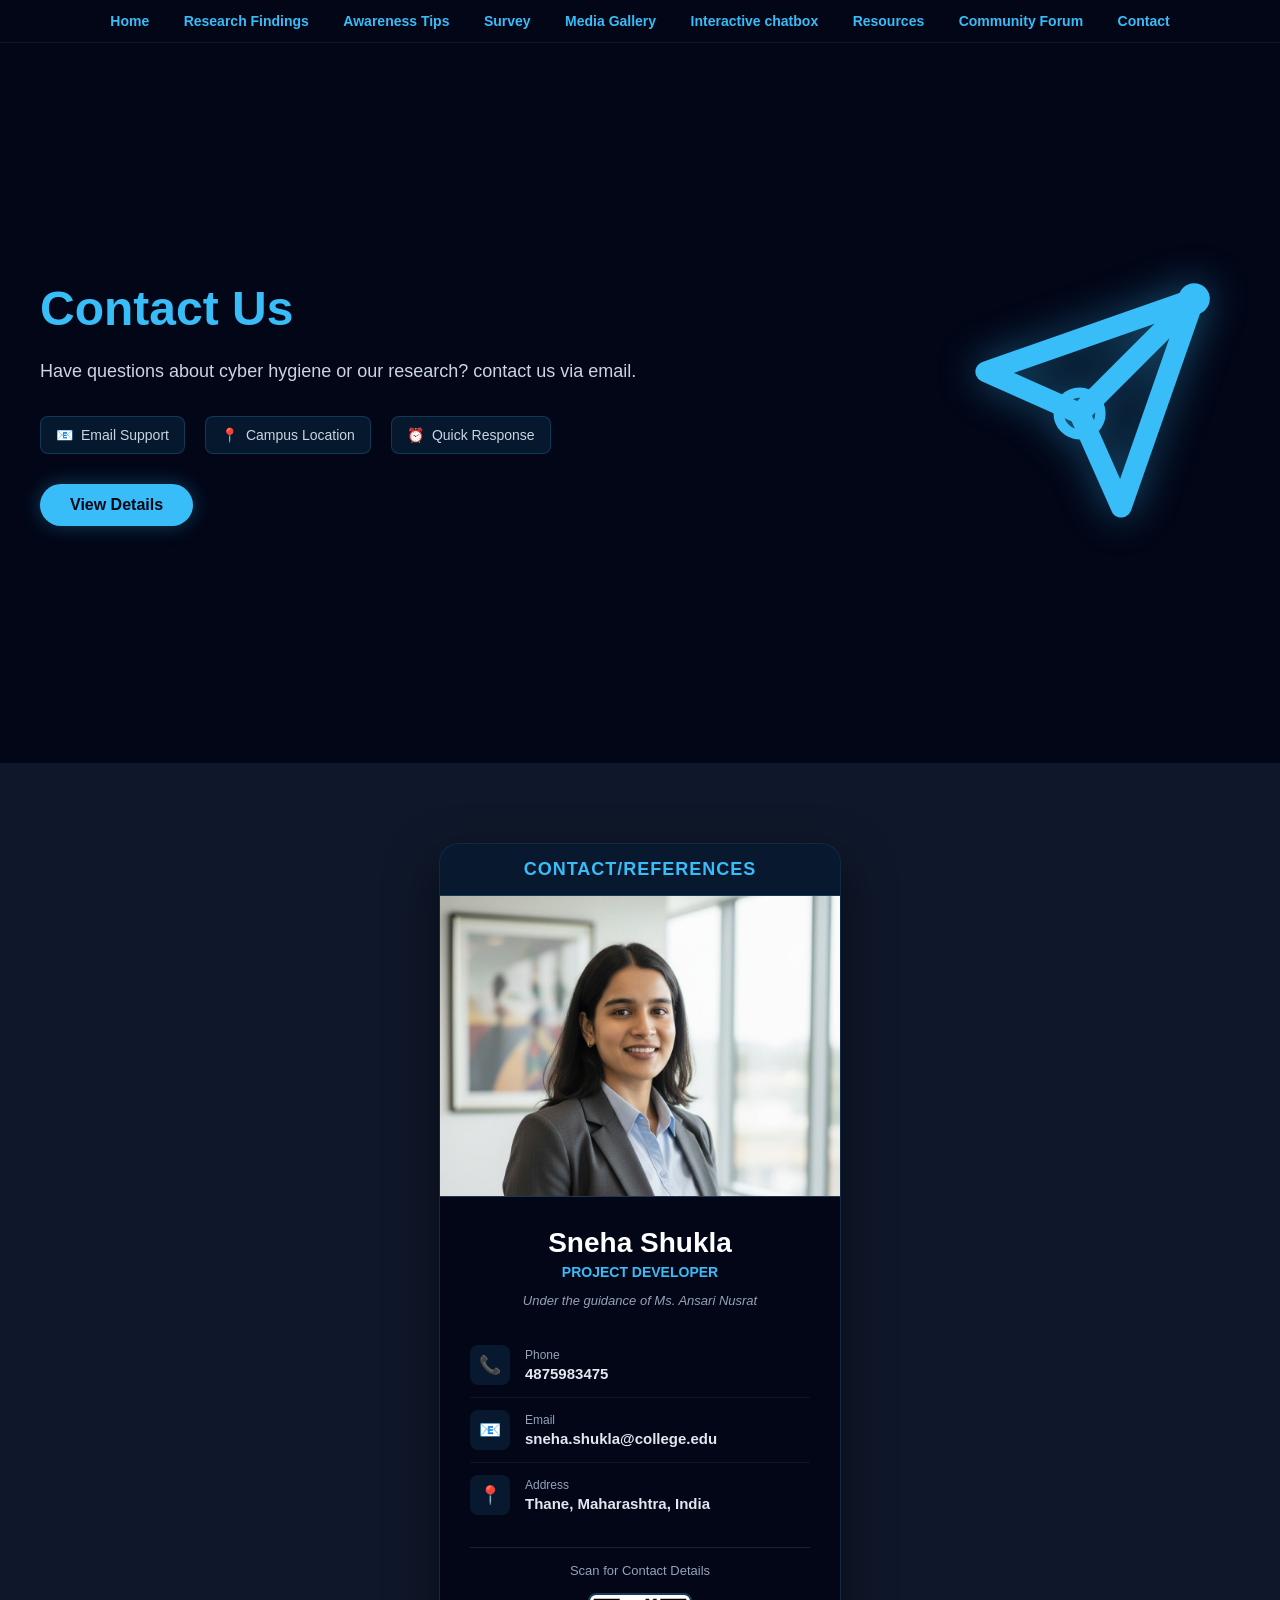
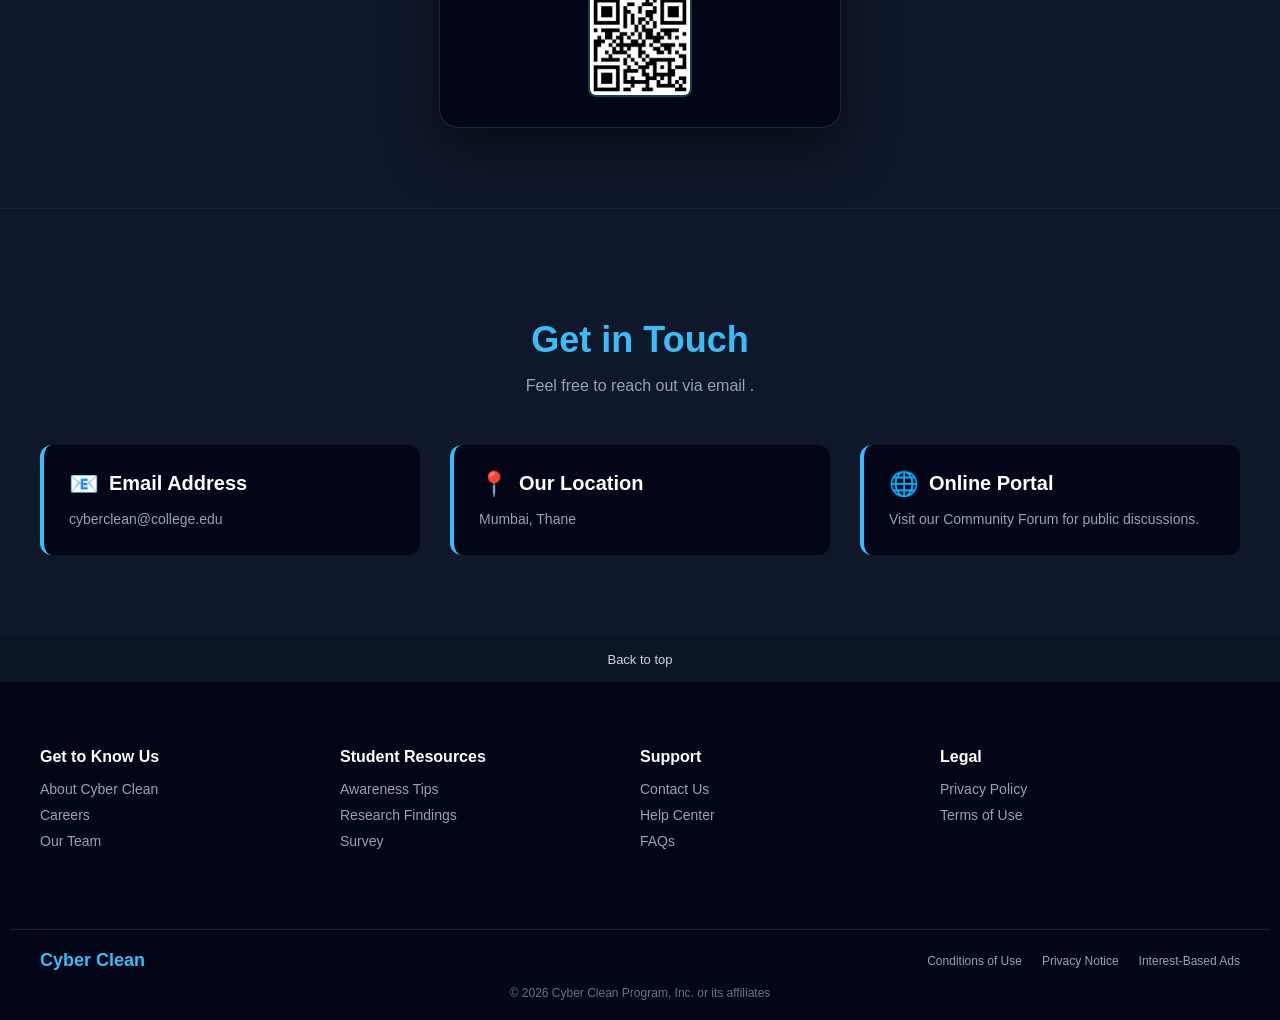
<file: Contact.html>
<!DOCTYPE html>
<html lang="en">
<head>
    <title>Contact | Cyber Clean</title>
    <style>
        /* ================= BODY & DEFAULTS ================= */
        body {
            margin: 0;
            font-family: Arial, Helvetica, sans-serif;
            background-color: #0f172a;
            color: #f8fafc;
        }

        /* ================= MAIN NAVBAR ================= */
        nav {
            background-color: #020617;
            padding: 12px 20px;
            text-align: center;
            position: sticky;
            top: 0;
            z-index: 100;
            border-bottom: 1px solid rgba(56, 189, 248, 0.1);
        }

        nav a {
            color: #38bdf8;
            margin: 15px;
            text-decoration: none;
            font-weight: bold;
            transition: 0.3s;
            font-size: 14px;
        }

        nav a:hover { color: #22d3ee; }

        /* ================= HERO SECTION ================= */
        .hero {
            min-height: 80vh;
            background-color: #020617;
            background-image: url('https://images.unsplash.com/photo-1555949963-aa79dcee981c'); 
            background-size: cover;
            background-position: center;
            position: relative;
            display: flex;
            align-items: center;
            padding: 0;
            overflow: hidden;
        }

        .hero .overlay {
            position: absolute;
            top: 0; left: 0;
            width: 100%;
            height: 100%;
            background: linear-gradient(90deg, rgba(2,6,23,0.95) 0%, rgba(2,6,23,0.7) 50%, rgba(2,6,23,0.4) 100%);
            z-index: 1;
        }

        .hero-container {
            position: relative;
            z-index: 2;
            width: 100%;
            max-width: 1200px;
            margin: 0 auto;
            padding: 60px 40px;
            display: flex;
            align-items: center;
            justify-content: space-between;
            gap: 60px;
        }

        .hero-text { flex: 1; max-width: 600px; }
        .hero-text h1 { color: #38bdf8; font-size: 48px; font-weight: bold; margin: 0 0 20px 0; line-height: 1.2; }
        .hero-text p { color: #cbd5e1; font-size: 18px; line-height: 1.6; margin-bottom: 30px; }

        .hero-highlights { display: flex; gap: 20px; margin-bottom: 30px; flex-wrap: wrap; }
        .highlight-item {
            background: rgba(56, 189, 248, 0.1); border: 1px solid rgba(56, 189, 248, 0.2);
            padding: 10px 15px; border-radius: 8px; font-size: 14px; color: #cbd5e1;
            display: flex; align-items: center; gap: 8px;
        }
        .highlight-item span { color: #38bdf8; font-weight: bold; }

        .hero-btn {
            display: inline-block; background-color: #38bdf8; color: #020617;
            padding: 12px 30px; border-radius: 30px; text-decoration: none;
            font-weight: bold; transition: 0.3s; box-shadow: 0 0 20px rgba(56, 189, 248, 0.3);
        }
        .hero-btn:hover { background-color: #22d3ee; transform: translateY(-2px); }

        .hero-graphic { flex: 0 0 300px; display: flex; justify-content: center; align-items: center; position: relative; }
        
        .hero-logo-svg { width: 250px; height: 280px; filter: drop-shadow(0 0 20px rgba(56, 189, 248, 0.4)); animation: float 3s ease-in-out infinite; }

        @keyframes float { 0% { transform: translateY(0px); } 50% { transform: translateY(-15px); } 100% { transform: translateY(0px); } }

        /* ================= PROFILE CARD SECTION ================= */
        .profile-section {
            padding: 80px 40px;
            background-color: #0f172a;
            display: flex;
            justify-content: center;
            align-items: center;
        }

        .profile-card {
            background-color: #020617;
            width: 100%;
            max-width: 400px;
            border-radius: 20px;
            overflow: hidden;
            text-align: center;
            border: 1px solid rgba(56, 189, 248, 0.2);
            box-shadow: 0 20px 50px rgba(0,0,0,0.5);
        }

        /* New Heading Style */
        .card-heading-box {
            background-color: rgba(56, 189, 248, 0.1);
            padding: 15px;
            border-bottom: 1px solid rgba(56, 189, 248, 0.2);
        }

        .card-heading-box h3 {
            margin: 0;
            color: #38bdf8;
            font-size: 18px;
            text-transform: uppercase;
            letter-spacing: 1px;
        }

        .profile-image-large {
            width: 100%;
            height: 300px;
            overflow: hidden;
            background-color: #1e293b;
            border-bottom: 1px solid rgba(56, 189, 248, 0.1);
        }

        .profile-image-large img {
            width: 100%;
            height: 100%;
            object-fit: cover;
            display: block;
        }

        .card-body {
            padding: 30px;
        }

        .card-body h2 {
            margin: 0;
            color: #ffffff;
            font-size: 28px;
        }

        .card-body .role {
            color: #38bdf8;
            font-size: 14px;
            text-transform: uppercase;
            font-weight: bold;
            margin-top: 5px;
            margin-bottom: 5px;
        }

        .card-body .guidance {
            color: #94a3b8;
            font-size: 13px;
            margin-bottom: 25px;
            font-style: italic;
        }

        .contact-list {
            text-align: left;
            margin-bottom: 20px;
        }

        .contact-item {
            display: flex;
            align-items: center;
            gap: 15px;
            padding: 12px 0;
            border-bottom: 1px solid rgba(255, 255, 255, 0.05);
        }

        .contact-item:last-child { border-bottom: none; }

        .contact-icon {
            width: 40px;
            height: 40px;
            background-color: rgba(56, 189, 248, 0.1);
            border-radius: 8px;
            display: flex;
            justify-content: center;
            align-items: center;
            font-size: 18px;
            color: #38bdf8;
            flex-shrink: 0;
        }

        .contact-info h4 { margin: 0; font-size: 12px; color: #94a3b8; font-weight: normal; }
        .contact-info p { margin: 3px 0 0 0; font-size: 15px; color: #e2e8f0; font-weight: bold; }

        .scan-section {
            margin-top: 20px;
            padding-top: 15px;
            border-top: 1px solid rgba(255, 255, 255, 0.1);
            font-size: 13px;
            color: #94a3b8;
            display: flex;
            flex-direction: column;
            align-items: center;
        }

        .qr-code-img {
            width: 100px;
            height: 100px;
            margin-top: 15px;
            border-radius: 8px;
            border: 2px solid rgba(56, 189, 248, 0.3);
        }

        /* ================= CONTACT DETAILS SECTION ================= */
        .contact-section {
            padding: 80px 40px;
            background-color: #0f172a;
            border-top: 1px solid rgba(56, 189, 248, 0.1);
        }

        .contact-container {
            max-width: 1200px;
            margin: 0 auto;
            text-align: center;
        }

        .contact-container h2 { color: #38bdf8; font-size: 36px; margin-bottom: 15px; }
        .contact-container .subtitle { color: #94a3b8; font-size: 16px; margin-bottom: 50px; max-width: 700px; margin-left: auto; margin-right: auto; }

        .contact-grid {
            display: grid;
            grid-template-columns: repeat(auto-fit, minmax(250px, 1fr));
            gap: 30px;
            text-align: left;
        }

        .contact-card {
            background: #020617;
            padding: 25px;
            border-radius: 12px;
            border-left: 4px solid #38bdf8;
            transition: transform 0.3s ease;
        }

        .contact-card:hover { transform: translateY(-5px); box-shadow: 0 10px 20px rgba(0,0,0,0.3); }

        .contact-card h3 {
            color: #ffffff;
            font-size: 20px;
            margin-top: 0;
            margin-bottom: 10px;
            display: flex;
            align-items: center;
            gap: 10px;
        }

        .contact-card h3 span { color: #38bdf8; font-size: 24px; }
        .contact-card p { color: #94a3b8; font-size: 14px; line-height: 1.6; margin: 0; }

        /* ================= FOOTER ================= */
        footer { background-color: #020617; color: #cbd5e1; font-size: 14px; border-top: 1px solid rgba(56, 189, 248, 0.1); }
        .footer-back-top { background-color: #0c1524; text-align: center; padding: 15px; cursor: pointer; }
        .footer-back-top:hover { background-color: #162030; }
        .footer-back-top a { color: #cbd5e1; text-decoration: none; font-size: 13px; }
        .footer-main { display: flex; justify-content: space-around; flex-wrap: wrap; padding: 50px 30px; border-bottom: 1px solid rgba(255, 255, 255, 0.1); max-width: 1200px; margin: 0 auto; }
        .footer-col { flex: 1; min-width: 150px; margin-bottom: 20px; }
        .footer-col h3 { color: #ffffff; font-size: 16px; font-weight: bold; margin-bottom: 15px; }
        .footer-col ul { list-style: none; padding: 0; margin: 0; }
        .footer-col ul li { margin-bottom: 10px; }
        .footer-col ul li a { color: #94a3b8; text-decoration: none; transition: color 0.2s; display: block; }
        .footer-col ul li a:hover { color: #38bdf8; }
        .footer-bottom { padding: 20px 30px; display: flex; justify-content: space-between; align-items: center; flex-wrap: wrap; max-width: 1200px; margin: 0 auto; }
        .footer-logo { font-weight: bold; color: #38bdf8; font-size: 18px; margin-right: 20px; }
        .footer-links-row { display: flex; gap: 20px; flex-wrap: wrap; }
        .footer-links-row a { color: #94a3b8; text-decoration: none; font-size: 12px; }
        .footer-copyright { width: 100%; text-align: center; margin-top: 15px; font-size: 12px; color: #64748b; }

        /* ================= RESPONSIVE ================= */
        @media screen and (max-width: 900px) {
            .hero-container { flex-direction: column; text-align: center; padding: 40px 20px; }
            .hero-text { max-width: 100%; }
            .hero-graphic { display: none; }
            
            .profile-section { padding: 40px 20px; }
        }
    </style>
</head>
<body>

<!-- MAIN NAVBAR -->
<nav>
    <a href="index.html">Home</a>
    <a href="ResearchFindings.html">Research Findings</a>
    <a href="AwarenessTips.html">Awareness Tips</a>
    <a href="Survey.html">Survey</a>
    <a href="MediaGallery.html">Media Gallery</a>
    <a href="InteractiveChatbox.html">Interactive chatbox</a>
    <a href="Resource.html">Resources</a>
    <a href="CommunityForum.html">Community Forum</a>
    <a href="Contact.html">Contact</a>
</nav>

<!-- HERO SECTION -->
<section class="hero">
    <div class="overlay"></div>
    <div class="hero-container">
        <div class="hero-text">
            <h1>Contact Us</h1>
            <p>Have questions about cyber hygiene or our research? contact us via email.</p>
            
            <div class="hero-highlights">
                <div class="highlight-item"><span>📧</span> Email Support</div>
                <div class="highlight-item"><span>📍</span> Campus Location</div>
                <div class="highlight-item"><span>⏰</span> Quick Response</div>
            </div>
            <a href="#details" class="hero-btn">View Details</a>
        </div>

        <div class="hero-graphic">
            <svg class="hero-logo-svg" viewBox="0 0 24 24" fill="none" xmlns="http://www.w3.org/2000/svg">
                <path d="M22 2L11 13" stroke="#38bdf8" stroke-width="2" stroke-linecap="round" stroke-linejoin="round"/>
                <path d="M22 2L15 22L11 13L2 9L22 2Z" stroke="#38bdf8" stroke-width="2" stroke-linecap="round" stroke-linejoin="round"/>
                <circle cx="11" cy="13" r="2" fill="rgba(56, 189, 248, 0.2)" stroke="#38bdf8" stroke-width="1"/>
                <circle cx="22" cy="2" r="1.5" fill="#38bdf8"/>
            </svg>
        </div>
    </div>
</section>

<!-- PROFILE CARD SECTION -->
<section class="profile-section">
    <div class="profile-card">
        
        <!-- ADDED HEADING HERE -->
        <div class="card-heading-box">
            <h3>Contact/References</h3>
        </div>

        <div class="profile-image-large">
            <img src="myimage.jpeg" alt="Sneha Shukla">
        </div>

        <div class="card-body">
            <h2>Sneha Shukla</h2>
            <p class="role">Project Developer</p>
            <p class="guidance">Under the guidance of Ms. Ansari Nusrat</p>

            <div class="contact-list">
                <div class="contact-item">
                    <div class="contact-icon">📞</div>
                    <div class="contact-info">
                        <h4>Phone</h4>
                        <p>4875983475</p>
                    </div>
                </div>

                <div class="contact-item">
                    <div class="contact-icon">📧</div>
                    <div class="contact-info">
                        <h4>Email</h4>
                        <p>sneha.shukla@college.edu</p>
                    </div>
                </div>

                <div class="contact-item">
                    <div class="contact-icon">📍</div>
                    <div class="contact-info">
                        <h4>Address</h4>
                        <p>Thane, Maharashtra, India</p>
                    </div>
                </div>
            </div>

            <div class="scan-section">
                Scan for Contact Details
                <img src="qrcode.jpeg" alt="Scan QR Code" class="qr-code-img">
            </div>
        </div>
    </div>
</section>

<!-- CONTACT DETAILS SECTION -->
<section id="details" class="contact-section">
    <div class="contact-container">
        <h2>Get in Touch</h2>
        <p class="subtitle"> Feel free to reach out via email .</p>

        <div class="contact-grid">
            <div class="contact-card">
                <h3><span>📧</span> Email Address</h3>
                <p>cyberclean@college.edu</p>
            </div>

            <div class="contact-card">
                <h3><span>📍</span> Our Location</h3>
                <p>Mumbai, Thane</p>
            </div>

            <div class="contact-card">
                <h3><span>🌐</span> Online Portal</h3>
                <p>Visit our Community Forum for public discussions.</p>
            </div>
        </div>
    </div>
</section>

<!-- FOOTER -->
<footer>
    <div class="footer-back-top"><a href="#">Back to top</a></div>
    <div class="footer-main">
        <div class="footer-col"><h3>Get to Know Us</h3><ul><li><a href="#">About Cyber Clean</a></li><li><a href="#">Careers</a></li><li><a href="#">Our Team</a></li></ul></div>
        <div class="footer-col"><h3>Student Resources</h3><ul><li><a href="AwarenessTips.html">Awareness Tips</a></li><li><a href="ResearchFindings.html">Research Findings</a></li><li><a href="Survey.html">Survey</a></li></ul></div>
        <div class="footer-col"><h3>Support</h3><ul><li><a href="Contact.html">Contact Us</a></li><li><a href="#">Help Center</a></li><li><a href="#">FAQs</a></li></ul></div>
        <div class="footer-col"><h3>Legal</h3><ul><li><a href="#">Privacy Policy</a></li><li><a href="#">Terms of Use</a></li></ul></div>
    </div>
    <div class="footer-bottom">
        <div class="footer-logo">Cyber Clean</div>
        <div class="footer-links-row"><a href="#">Conditions of Use</a><a href="#">Privacy Notice</a><a href="#">Interest-Based Ads</a></div>
        <div class="footer-copyright">© 2026 Cyber Clean Program, Inc. or its affiliates</div>
    </div>
</footer>

</body>

</html>
</file>
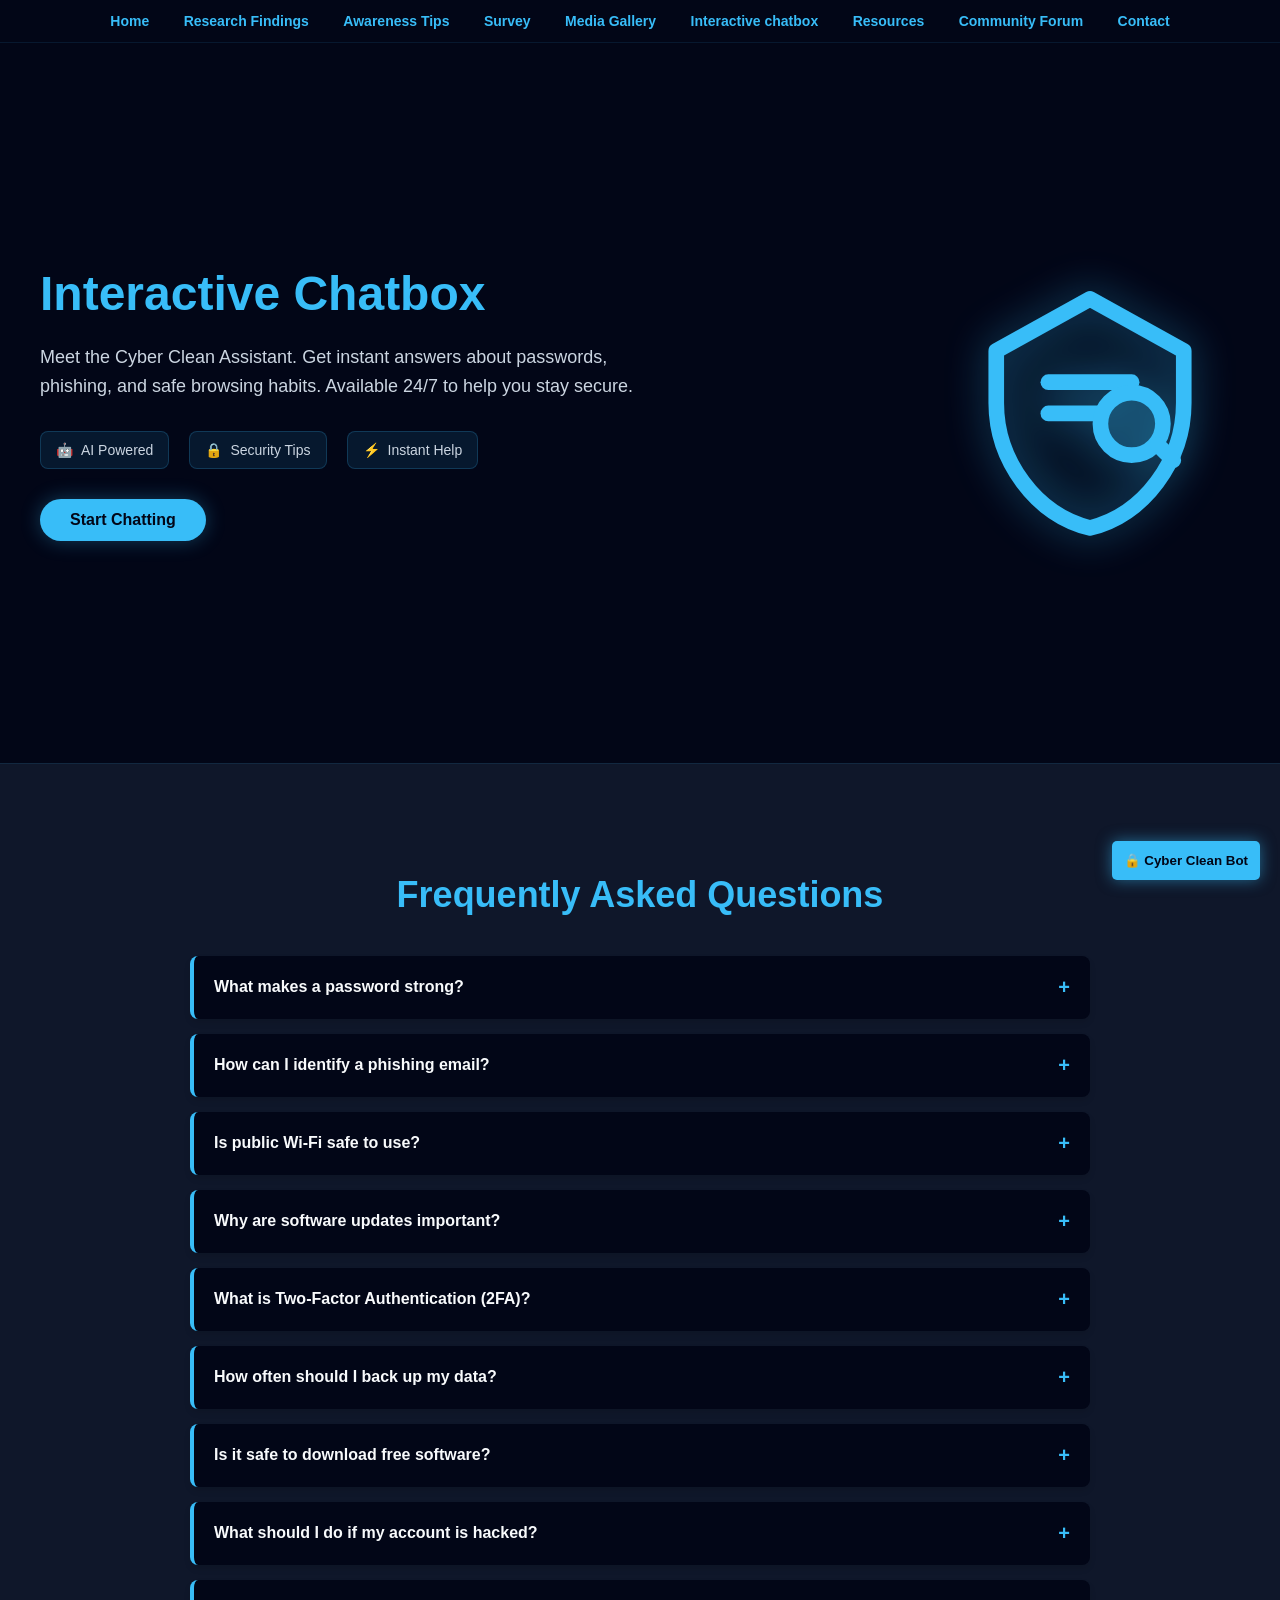
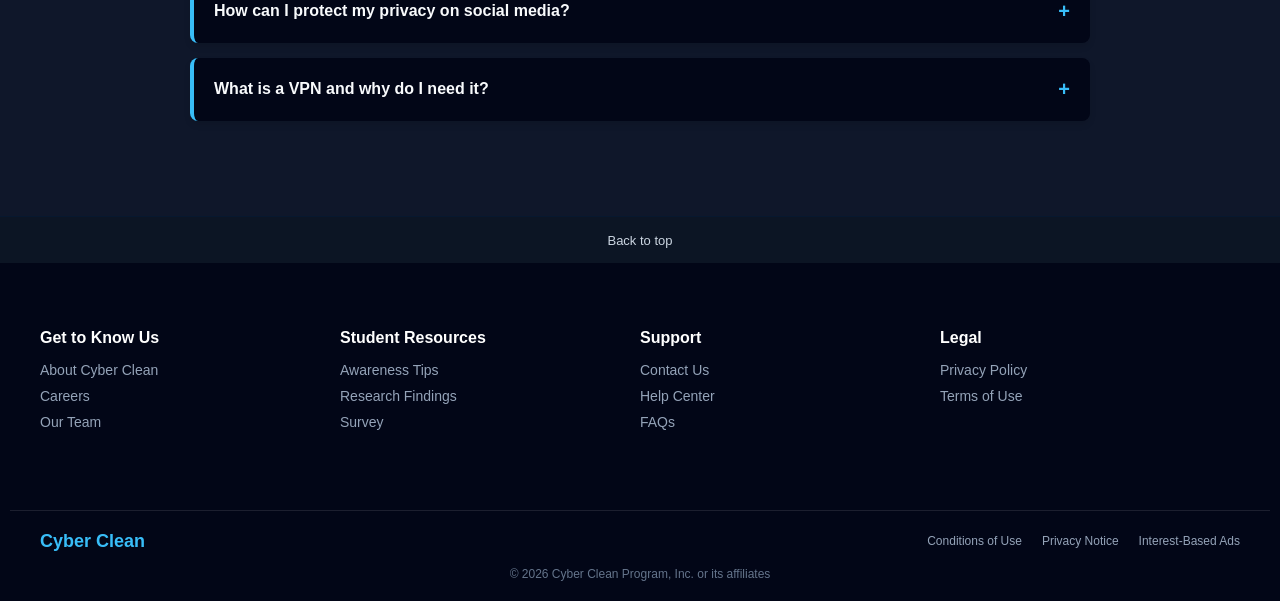
<file: InteractiveChatbox.html>
<!DOCTYPE html>
<html lang="en">
<head>
    <title>Cyber Clean | Interactive Chatbox</title>
    
    <!-- INTERNAL CSS -->
    <style>
        /* ================= BODY & DEFAULTS ================= */
        body {
            margin: 0;
            font-family: Arial, Helvetica, sans-serif;
            background-color: #0f172a;
            color: #f8fafc;
        }

        /* ================= MAIN NAVBAR ================= */
        nav {
            background-color: #020617;
            padding: 12px 20px;
            text-align: center;
            position: sticky;
            top: 0;
            z-index: 100;
            border-bottom: 1px solid rgba(56, 189, 248, 0.1);
        }

        nav a {
            color: #38bdf8;
            margin: 15px;
            text-decoration: none;
            font-weight: bold;
            transition: 0.3s;
            font-size: 14px;
        }

        nav a:hover { color: #22d3ee; }

        /* ================= HERO SECTION ================= */
        .hero {
            min-height: 80vh;
            background-color: #020617;
            background-image: url('https://images.unsplash.com/photo-1516321318423-f06f85e504b3?ixlib=rb-4.0.3&auto=format&fit=crop&w=1470&q=80');
            background-size: cover;
            background-position: center;
            position: relative;
            display: flex;
            align-items: center;
            padding: 0;
            overflow: hidden;
        }

        .hero .overlay {
            position: absolute;
            top: 0; left: 0;
            width: 100%;
            height: 100%;
            background: linear-gradient(90deg, rgba(2,6,23,0.95) 0%, rgba(2,6,23,0.7) 50%, rgba(2,6,23,0.4) 100%);
            z-index: 1;
        }

        .hero-container {
            position: relative;
            z-index: 2;
            width: 100%;
            max-width: 1200px;
            margin: 0 auto;
            padding: 60px 40px;
            display: flex;
            align-items: center;
            justify-content: space-between;
            gap: 60px;
        }

        .hero-text { flex: 1; max-width: 600px; }
        .hero-text h1 { color: #38bdf8; font-size: 48px; font-weight: bold; margin: 0 0 20px 0; line-height: 1.2; }
        .hero-text p { color: #cbd5e1; font-size: 18px; line-height: 1.6; margin-bottom: 30px; }

        .hero-highlights { display: flex; gap: 20px; margin-bottom: 30px; flex-wrap: wrap; }
        .highlight-item {
            background: rgba(56, 189, 248, 0.1); border: 1px solid rgba(56, 189, 248, 0.2);
            padding: 10px 15px; border-radius: 8px; font-size: 14px; color: #cbd5e1;
            display: flex; align-items: center; gap: 8px;
        }
        .highlight-item span { color: #38bdf8; font-weight: bold; }

        .hero-btn {
            display: inline-block; background-color: #38bdf8; color: #020617;
            padding: 12px 30px; border-radius: 30px; text-decoration: none;
            font-weight: bold; transition: 0.3s; box-shadow: 0 0 20px rgba(56, 189, 248, 0.3);
            border: none; cursor: pointer; font-size: 16px;
        }
        .hero-btn:hover { background-color: #22d3ee; transform: translateY(-2px); }

        .hero-graphic { flex: 0 0 300px; display: flex; justify-content: center; align-items: center; position: relative; }
        .shield-logo { width: 250px; height: 280px; filter: drop-shadow(0 0 20px rgba(56, 189, 248, 0.4)); animation: float 3s ease-in-out infinite; }

        @keyframes float { 0% { transform: translateY(0px); } 50% { transform: translateY(-15px); } 100% { transform: translateY(0px); } }

        /* ================= FAQ SECTION ================= */
        .faq-section {
            padding: 80px 40px;
            background-color: #0f172a;
            border-top: 1px solid rgba(56, 189, 248, 0.1);
        }

        .faq-container {
            max-width: 900px;
            margin: 0 auto;
        }

        .faq-container h2 {
            color: #38bdf8;
            font-size: 36px;
            margin-bottom: 40px;
            text-align: center;
        }

        .faq-item {
            margin-bottom: 15px;
            border-left: 4px solid #38bdf8;
            background-color: #020617;
            border-radius: 8px;
            overflow: hidden;
            box-shadow: 0 4px 6px rgba(0,0,0,0.1);
        }

        .faq-question {
            padding: 20px;
            cursor: pointer;
            color: #f8fafc;
            font-weight: bold;
            display: flex;
            justify-content: space-between;
            align-items: center;
            transition: background 0.3s;
        }

        .faq-question:hover {
            background-color: rgba(56, 189, 248, 0.05);
        }

        .faq-icon {
            font-size: 20px;
            color: #38bdf8;
            transition: transform 0.3s;
        }

        .faq-answer {
            max-height: 0;
            overflow: hidden;
            transition: max-height 0.3s ease-out, padding 0.3s ease-out;
            background-color: rgba(56, 189, 248, 0.05);
            color: #cbd5e1;
            font-size: 15px;
            line-height: 1.6;
        }

        .faq-answer.active {
            max-height: 200px;
            padding: 15px 20px;
            border-top: 1px solid rgba(56, 189, 248, 0.1);
        }

        /* ================= CHATBOX STYLES ================= */
        #chatBtn {
            position: fixed;
            bottom: 20px;
            right: 20px;
            padding: 12px;
            z-index: 1000;
            background-color: #38bdf8;
            color: #020617;
            border: none;
            border-radius: 5px;
            font-weight: bold;
            cursor: pointer;
            box-shadow: 0 0 15px rgba(56, 189, 248, 0.5);
        }

        #chatBtn:hover { background-color: #22d3ee; }

        #chatBox {
            display: none;
            position: fixed;
            bottom: 80px;
            right: 20px;
            width: 300px; /* Reduced width to medium */
            border: 1px solid #38bdf8;
            padding: 15px;
            background-color: #020617;
            box-shadow: 0 0 20px rgba(0,0,0,0.5);
            border-radius: 8px;
            z-index: 1000;
            color: #f8fafc;
        }

        #chatBox p { margin-top: 0; color: #38bdf8; font-size: 14px; }

        #chatArea {
            height: 150px; /* Reduced height to medium */
            border: 1px solid #1e293b;
            overflow: auto;
            margin-bottom: 10px;
            padding: 8px;
            background-color: #0f172a;
            border-radius: 4px;
            font-size: 13px;
        }

        /* Quick Question Buttons Style */
        .quick-questions {
            display: flex;
            flex-wrap: wrap;
            gap: 5px;
            margin-bottom: 8px;
            padding-bottom: 8px;
            border-bottom: 1px solid rgba(56, 189, 248, 0.1);
        }

        .quick-btn {
            background-color: rgba(56, 189, 248, 0.1);
            border: 1px solid rgba(56, 189, 248, 0.3);
            color: #38bdf8;
            padding: 5px 8px;
            border-radius: 15px;
            font-size: 11px; /* Slightly smaller font for buttons */
            cursor: pointer;
            transition: background 0.2s;
            flex: 1 1 40%; 
            text-align: center;
        }

        .quick-btn:hover {
            background-color: rgba(56, 189, 248, 0.2);
            transform: translateY(-1px);
        }

        #userMsg {
            width: 100%;
            padding: 8px;
            box-sizing: border-box;
            background-color: #f8fafc;
            color: #020617;
            border: 1px solid #ccc;
            border-radius: 4px;
            font-size: 13px;
        }

        #sendBtn {
            width: 100%;
            padding: 8px;
            cursor: pointer;
            background-color: #38bdf8;
            color: #020617;
            font-weight: bold;
            border: none;
            border-radius: 4px;
            margin-top: 5px;
            font-size: 13px;
        }

        #sendBtn:hover { background-color: #22d3ee; }

        /* ================= FOOTER ================= */
        footer { background-color: #020617; color: #cbd5e1; font-size: 14px; border-top: 1px solid rgba(56, 189, 248, 0.1); }
        .footer-back-top { background-color: #0c1524; text-align: center; padding: 15px; cursor: pointer; }
        .footer-back-top:hover { background-color: #162030; }
        .footer-back-top a { color: #cbd5e1; text-decoration: none; font-size: 13px; }
        .footer-main { display: flex; justify-content: space-around; flex-wrap: wrap; padding: 50px 30px; border-bottom: 1px solid rgba(255, 255, 255, 0.1); max-width: 1200px; margin: 0 auto; }
        .footer-col { flex: 1; min-width: 150px; margin-bottom: 20px; }
        .footer-col h3 { color: #ffffff; font-size: 16px; font-weight: bold; margin-bottom: 15px; }
        .footer-col ul { list-style: none; padding: 0; margin: 0; }
        .footer-col ul li { margin-bottom: 10px; }
        .footer-col ul li a { color: #94a3b8; text-decoration: none; transition: color 0.2s; display: block; }
        .footer-col ul li a:hover { color: #38bdf8; }
        .footer-bottom { padding: 20px 30px; display: flex; justify-content: space-between; align-items: center; flex-wrap: wrap; max-width: 1200px; margin: 0 auto; }
        .footer-logo { font-weight: bold; color: #38bdf8; font-size: 18px; margin-right: 20px; }
        .footer-links-row { display: flex; gap: 20px; flex-wrap: wrap; }
        .footer-links-row a { color: #94a3b8; text-decoration: none; font-size: 12px; }
        .footer-copyright { width: 100%; text-align: center; margin-top: 15px; font-size: 12px; color: #64748b; }

        /* ================= RESPONSIVE ================= */
        @media screen and (max-width: 900px) {
            .hero-container { flex-direction: column; text-align: center; padding: 40px 20px; }
            .hero-text { max-width: 100%; }
            .hero-graphic { display: none; }
        }
    </style>
</head>
<body> 
    
    <!-- MAIN NAVBAR -->
    <nav>
        <a href="index.html">Home</a>
        <a href="ResearchFindings.html">Research Findings</a>
        <a href="AwarenessTips.html">Awareness Tips</a>
        <a href="Survey.html">Survey</a>
        <a href="MediaGallery.html">Media Gallery</a>
        <a href="InteractiveChatbox.html">Interactive chatbox</a>
        <a href="Resource.html">Resources</a>
        <a href="CommunityForum.html">Community Forum</a>
        <a href="Contact.html">Contact</a>
    </nav>

    <!-- HERO SECTION -->
    <section class="hero">
        <div class="overlay"></div>
        <div class="hero-container">
            <div class="hero-text">
                <h1>Interactive Chatbox</h1>
                <p>Meet the Cyber Clean Assistant. Get instant answers about passwords, phishing, and safe browsing habits. Available 24/7 to help you stay secure.</p>
                
                <div class="hero-highlights">
                    <div class="highlight-item"><span>🤖</span> AI Powered</div>
                    <div class="highlight-item"><span>🔒</span> Security Tips</div>
                    <div class="highlight-item"><span>⚡</span> Instant Help</div>
                </div>
                <button class="hero-btn" onclick="toggleChat()">Start Chatting</button>
            </div>

            <div class="hero-graphic">
                <svg class="shield-logo" viewBox="0 0 24 24" fill="none" xmlns="http://www.w3.org/2000/svg">
                    <path d="M12 2L3 7V12C3 17.55 6.84 22.74 12 24C17.16 22.74 21 17.55 21 12V7L12 2Z" stroke="#38bdf8" stroke-width="1.5" stroke-linecap="round" stroke-linejoin="round" fill="rgba(56, 189, 248, 0.05)"/>
                    <path d="M8 10H16" stroke="#38bdf8" stroke-width="1.5" stroke-linecap="round"/>
                    <path d="M8 13H13" stroke="#38bdf8" stroke-width="1.5" stroke-linecap="round"/>
                    <circle cx="16" cy="14" r="3" fill="rgba(56, 189, 248, 0.2)" stroke="#38bdf8" stroke-width="1.5"/>
                    <path d="M18.5 16L20 17.5" stroke="#38bdf8" stroke-width="1.5" stroke-linecap="round"/>
                </svg>
            </div>
        </div>
    </section>

    <!-- FAQ SECTION -->
    <section class="faq-section">
        <div class="faq-container">
            <h2>Frequently Asked Questions</h2>
            
            <div class="faq-item">
                <div class="faq-question" onclick="toggleFaq(this)">
                    <span>What makes a password strong?</span>
                    <span class="faq-icon">+</span>
                </div>
                <div class="faq-answer">
                    A strong password uses a mix of uppercase letters, lowercase letters, numbers, and symbols, and is at least 12 characters long.
                </div>
            </div>

            <div class="faq-item">
                <div class="faq-question" onclick="toggleFaq(this)">
                    <span>How can I identify a phishing email?</span>
                    <span class="faq-icon">+</span>
                </div>
                <div class="faq-answer">
                    Look for urgent language, generic greetings, spelling errors, and suspicious sender addresses asking for personal information.
                </div>
            </div>

            <div class="faq-item">
                <div class="faq-question" onclick="toggleFaq(this)">
                    <span>Is public Wi-Fi safe to use?</span>
                    <span class="faq-icon">+</span>
                </div>
                <div class="faq-answer">
                    Public Wi-Fi is often unsecured; avoid accessing sensitive accounts or use a VPN to encrypt your data.
                </div>
            </div>

            <div class="faq-item">
                <div class="faq-question" onclick="toggleFaq(this)">
                    <span>Why are software updates important?</span>
                    <span class="faq-icon">+</span>
                </div>
                <div class="faq-answer">
                    Updates often contain security patches that fix vulnerabilities hackers can use to access your system.
                </div>
            </div>

            <div class="faq-item">
                <div class="faq-question" onclick="toggleFaq(this)">
                    <span>What is Two-Factor Authentication (2FA)?</span>
                    <span class="faq-icon">+</span>
                </div>
                <div class="faq-answer">
                    2FA adds an extra layer of security by requiring a second form of verification, like a code sent to your phone.
                </div>
            </div>

            <div class="faq-item">
                <div class="faq-question" onclick="toggleFaq(this)">
                    <span>How often should I back up my data?</span>
                    <span class="faq-icon">+</span>
                </div>
                <div class="faq-answer">
                    You should back up important files at least once a week to an external drive or secure cloud storage.
                </div>
            </div>

            <div class="faq-item">
                <div class="faq-question" onclick="toggleFaq(this)">
                    <span>Is it safe to download free software?</span>
                    <span class="faq-icon">+</span>
                </div>
                <div class="faq-answer">
                    Only download from reputable sources; free software from unknown sites often contains hidden malware.
                </div>
            </div>

            <div class="faq-item">
                <div class="faq-question" onclick="toggleFaq(this)">
                    <span>What should I do if my account is hacked?</span>
                    <span class="faq-icon">+</span>
                </div>
                <div class="faq-answer">
                    Immediately change your password, enable 2FA, and check for any unauthorized activity on your account.
                </div>
            </div>

            <div class="faq-item">
                <div class="faq-question" onclick="toggleFaq(this)">
                    <span>How can I protect my privacy on social media?</span>
                    <span class="faq-icon">+</span>
                </div>
                <div class="faq-answer">
                    Set your profiles to private and avoid sharing personal details like your location, phone number, or birthday publicly.
                </div>
            </div>

            <div class="faq-item">
                <div class="faq-question" onclick="toggleFaq(this)">
                    <span>What is a VPN and why do I need it?</span>
                    <span class="faq-icon">+</span>
                </div>
                <div class="faq-answer">
                    A Virtual Private Network encrypts your internet connection, protecting your data from snoopers on public networks.
                </div>
            </div>

        </div>
    </section>

    <!-- FLOATING CHAT BUTTON -->
    <button id="chatBtn" onclick="toggleChat()">🔒 Cyber Clean Bot</button>

    <!-- CHAT WINDOW -->
    <div id="chatBox">
        <p><b>Cyber Clean Assistant</b></p>
        <div id="chatArea">
            <p><b>Bot:</b> Hello! I am the Cyber Clean Bot. I can help you with cyber hygiene practices. Ask me about passwords, phishing, or public Wi-Fi! 🛡️</p>
        </div>
        
        <!-- QUICK QUESTION BUTTONS -->
        <div class="quick-questions">
            <button class="quick-btn" onclick="askQuickQuestion('password')">Password Tips</button>
            <button class="quick-btn" onclick="askQuickQuestion('phishing')">Phishing Help</button>
            <button class="quick-btn" onclick="askQuickQuestion('wifi')">Safe Wi-Fi</button>
            <button class="quick-btn" onclick="askQuickQuestion('2fa')">What is 2FA?</button>
            <button class="quick-btn" onclick="askQuickQuestion('update')">Updates</button>
            <button class="quick-btn" onclick="askQuickQuestion('backup')">Backup Data</button>
            <button class="quick-btn" onclick="askQuickQuestion('privacy')">Social Privacy</button>
        </div>

        <input type="text" id="userMsg" placeholder="Type your question...">
        <button id="sendBtn" onclick="sendMsg()">Send</button>
    </div>

    <!-- FOOTER -->
    <footer>
        <div class="footer-back-top"><a href="#">Back to top</a></div>
        <div class="footer-main">
            <div class="footer-col"><h3>Get to Know Us</h3><ul><li><a href="#">About Cyber Clean</a></li><li><a href="#">Careers</a></li><li><a href="#">Our Team</a></li></ul></div>
            <div class="footer-col"><h3>Student Resources</h3><ul><li><a href="AwarenessTips.html">Awareness Tips</a></li><li><a href="ResearchFindings.html">Research Findings</a></li><li><a href="Survey.html">Survey</a></li></ul></div>
            <div class="footer-col"><h3>Support</h3><ul><li><a href="Contact.html">Contact Us</a></li><li><a href="#">Help Center</a></li><li><a href="#">FAQs</a></li></ul></div>
            <div class="footer-col"><h3>Legal</h3><ul><li><a href="#">Privacy Policy</a></li><li><a href="#">Terms of Use</a></li></ul></div>
        </div>
        <div class="footer-bottom">
            <div class="footer-logo">Cyber Clean</div>
            <div class="footer-links-row"><a href="#">Conditions of Use</a><a href="#">Privacy Notice</a><a href="#">Interest-Based Ads</a></div>
            <div class="footer-copyright">© 2026 Cyber Clean Program, Inc. or its affiliates</div>
        </div>
    </footer>

    <script>
        /* FAQ TOGGLE FUNCTION */
        function toggleFaq(element) {
            let answer = element.nextElementSibling;
            let icon = element.querySelector('.faq-icon');

            if (answer.classList.contains('active')) {
                answer.classList.remove('active');
                icon.textContent = '+';
            } else {
                answer.classList.add('active');
                icon.textContent = '−';
            }
        }

        /* CHATBOX TOGGLE FUNCTION */
        function toggleChat() {
            let chat = document.getElementById("chatBox");
            if (chat.style.display === "none" || chat.style.display === "") {
                chat.style.display = "block";
            } else {
                chat.style.display = "none";
            }
        }

        /* QUICK QUESTION BUTTON FUNCTION */
        function askQuickQuestion(topic) {
            let input = document.getElementById("userMsg");
            // Set specific text based on button topic
            if (topic === 'password') input.value = "How to create a strong password?";
            else if (topic === 'phishing') input.value = "What is phishing?";
            else if (topic === 'wifi') input.value = "Is public wifi safe?";
            else if (topic === '2fa') input.value = "What is 2FA?";
            else if (topic === 'update') input.value = "Why are software updates important?";
            else if (topic === 'backup') input.value = "How to backup data?";
            else if (topic === 'privacy') input.value = "How to protect social media privacy?";
            
            sendMsg(); // Automatically send the message
        }

        /* CHATBOT LOGIC */
        function sendMsg() {
            let input = document.getElementById("userMsg");
            let msg = input.value.toLowerCase();
            if (msg === "") return;

            let chatArea = document.getElementById("chatArea");
            chatArea.innerHTML += "<p><b>You:</b> " + input.value + "</p>";
            input.value = "";

            let reply = "I can help with topics like passwords, phishing, and safe browsing habits.";

            if (msg.includes("password") || msg.includes("login")) {
                reply = "Use strong, unique passwords for your accounts. Use a mix of letters, numbers, and symbols. Consider using a password manager!";
            }
            else if (msg.includes("phishing") || msg.includes("scam") || msg.includes("email")) {
                reply = "Be cautious of emails asking for personal info. Always verify the sender's address and never click on suspicious links.";
            }
            else if (msg.includes("public wifi") || msg.includes("wifi") || msg.includes("library")) {
                reply = "Avoid accessing sensitive data on public Wi-Fi. If you must, use a VPN to secure your connection.";
            }
            else if (msg.includes("update") || msg.includes("software")) {
                reply = "Keep your operating system and antivirus software updated. Updates often patch security holes.";
            }
            else if (msg.includes("backup") || msg.includes("data")) {
                reply = "Regularly back up your important files to an external drive or secure cloud storage.";
            }
            else if (msg.includes("social media") || msg.includes("privacy")) {
                reply = "Review your privacy settings on social media. Avoid sharing your location or personal details publicly.";
            }
            else if (msg.includes("virus") || msg.includes("malware")) {
                reply = "Do not download pirated software. Use reputable antivirus software to scan your computer regularly.";
            }
            else if (msg.includes("2fa") || msg.includes("two-factor") || msg.includes("verification")) {
                reply = "Enable Two-Factor Authentication (2FA) on your accounts. It adds an extra layer of security.";
            }
            else {
                reply = "You can ask me about: passwords, phishing, public Wi-Fi, software updates, data backups, or social media privacy.";
            }

            chatArea.innerHTML += "<p><b>Bot:</b> " + reply + "</p>";
            chatArea.scrollTop = chatArea.scrollHeight;
        }
    </script>

</body>
</html>
</file>
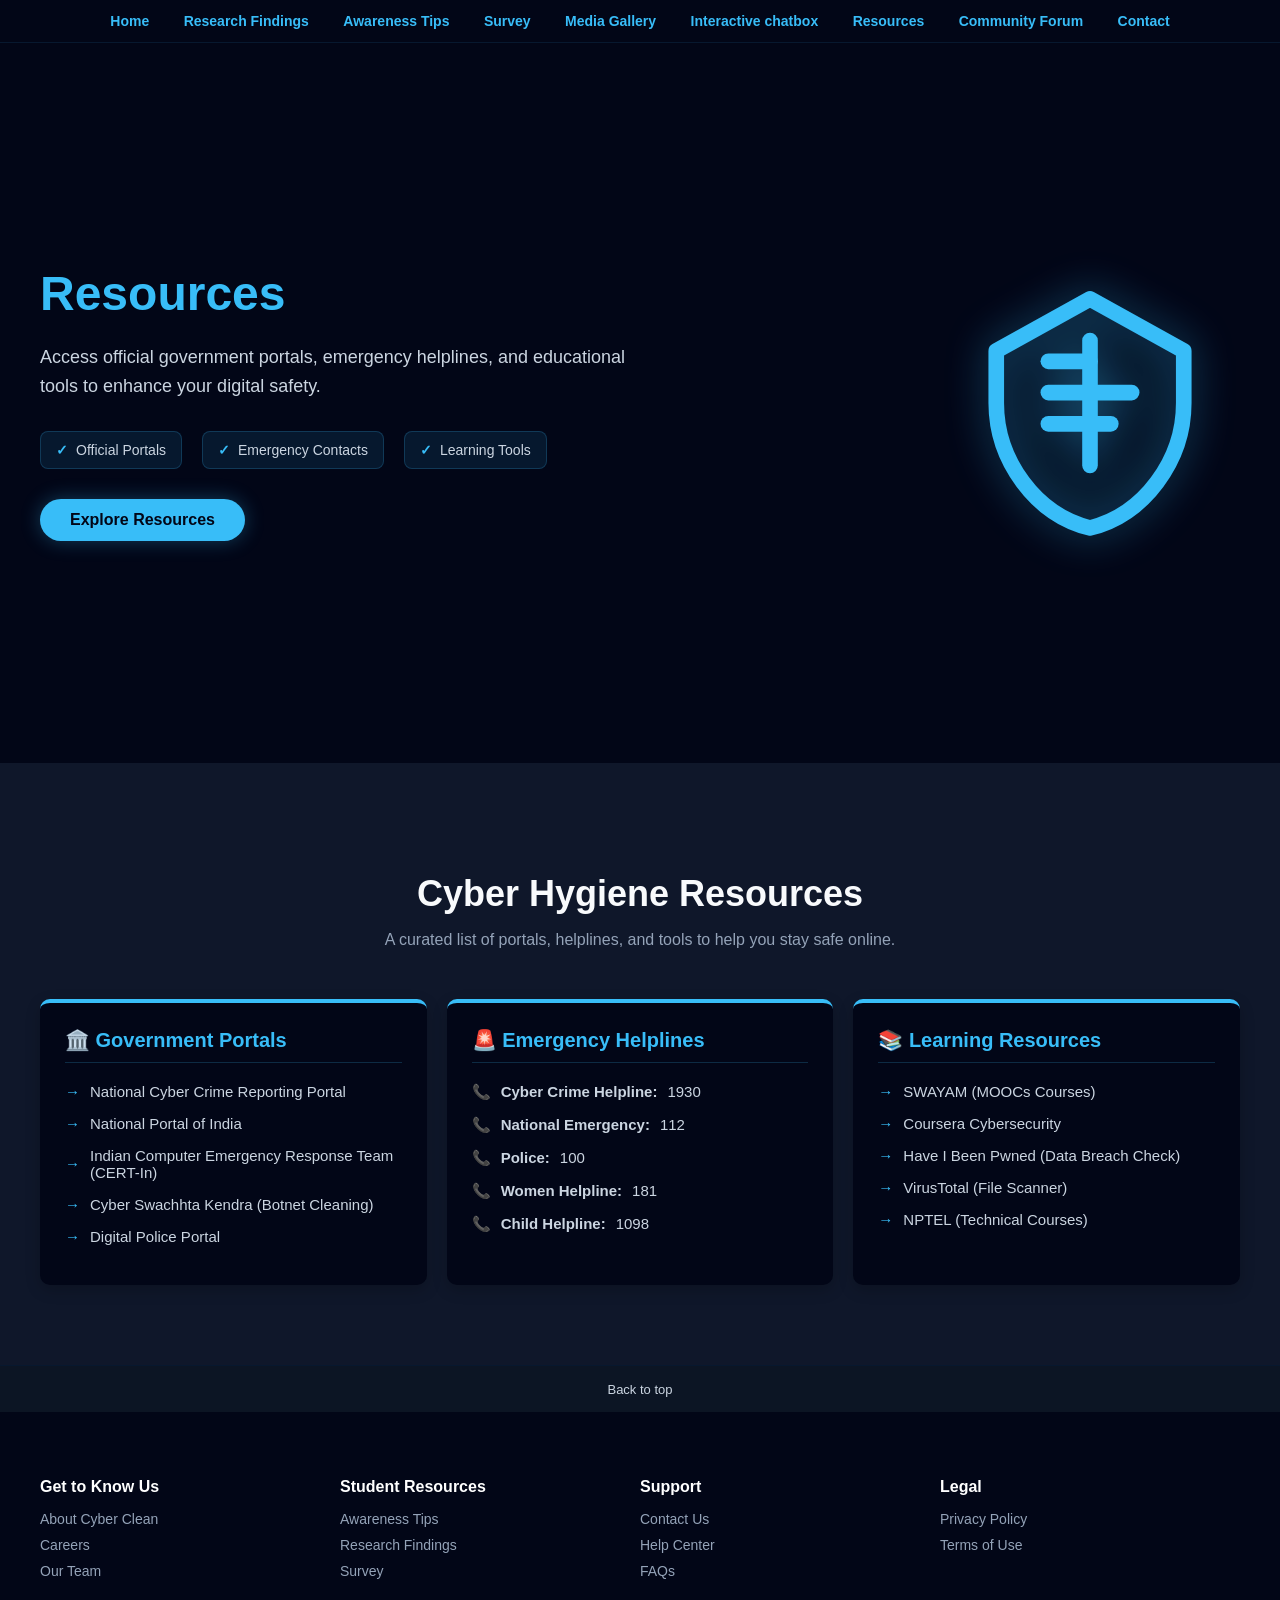
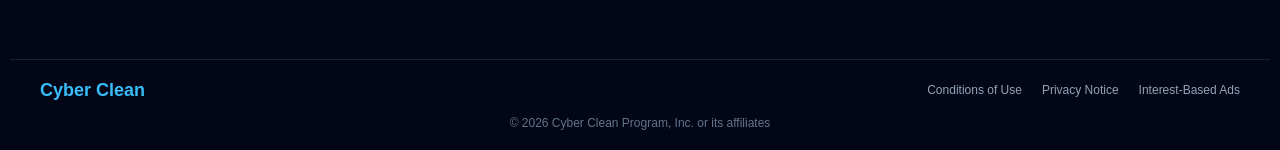
<file: Resource.html>
<!DOCTYPE html>
<html lang="en">
<head>
    <title>Resources | Cyber Clean</title>
    
    <!-- INTERNAL CSS -->
    <style>
        /* ================= BODY & DEFAULTS ================= */
        body {
            margin: 0;
            font-family: Arial, Helvetica, sans-serif;
            background-color: #0f172a;
            color: #f8fafc;
        }

        /* ================= MAIN NAVBAR ================= */
        nav {
            background-color: #020617;
            padding: 12px 20px;
            text-align: center;
            position: sticky;
            top: 0;
            z-index: 100;
            border-bottom: 1px solid rgba(56, 189, 248, 0.1);
        }

        nav a {
            color: #38bdf8;
            margin: 15px;
            text-decoration: none;
            font-weight: bold;
            transition: 0.3s;
            font-size: 14px;
        }

        nav a:hover { color: #22d3ee; }

        /* ================= HERO SECTION ================= */
        .hero {
            min-height: 80vh;
            background-color: #020617;
            background-image: url('https://images.unsplash.com/photo-1555949963-aa79dcee981c'); /* Dark tech background */
            background-size: cover;
            background-position: center;
            position: relative;
            display: flex;
            align-items: center;
            padding: 0;
            overflow: hidden;
        }

        .hero .overlay {
            position: absolute;
            top: 0; left: 0;
            width: 100%;
            height: 100%;
            background: linear-gradient(90deg, rgba(2,6,23,0.95) 0%, rgba(2,6,23,0.7) 50%, rgba(2,6,23,0.4) 100%);
            z-index: 1;
        }

        .hero-container {
            position: relative;
            z-index: 2;
            width: 100%;
            max-width: 1200px;
            margin: 0 auto;
            padding: 60px 40px;
            display: flex;
            align-items: center;
            justify-content: space-between;
            gap: 60px;
        }

        .hero-text { flex: 1; max-width: 600px; }
        .hero-text h1 { color: #38bdf8; font-size: 48px; font-weight: bold; margin: 0 0 20px 0; line-height: 1.2; }
        .hero-text p { color: #cbd5e1; font-size: 18px; line-height: 1.6; margin-bottom: 30px; }

        .hero-highlights { display: flex; gap: 20px; margin-bottom: 30px; flex-wrap: wrap; }
        .highlight-item {
            background: rgba(56, 189, 248, 0.1); border: 1px solid rgba(56, 189, 248, 0.2);
            padding: 10px 15px; border-radius: 8px; font-size: 14px; color: #cbd5e1;
            display: flex; align-items: center; gap: 8px;
        }
        .highlight-item span { color: #38bdf8; font-weight: bold; }

        .hero-btn {
            display: inline-block; background-color: #38bdf8; color: #020617;
            padding: 12px 30px; border-radius: 30px; text-decoration: none;
            font-weight: bold; transition: 0.3s; box-shadow: 0 0 20px rgba(56, 189, 248, 0.3);
        }
        .hero-btn:hover { background-color: #22d3ee; transform: translateY(-2px); }

        .hero-graphic { flex: 0 0 300px; display: flex; justify-content: center; align-items: center; position: relative; }
        .shield-logo { width: 250px; height: 280px; filter: drop-shadow(0 0 20px rgba(56, 189, 248, 0.4)); animation: float 3s ease-in-out infinite; }

        @keyframes float { 0% { transform: translateY(0px); } 50% { transform: translateY(-15px); } 100% { transform: translateY(0px); } }

        /* ================= RESOURCES SECTION STYLES ================= */
        .resources-section {
            padding: 80px 40px;
            background-color: #0f172a;
            max-width: 1200px;
            margin: 0 auto;
        }

        .resources-section h2 {
            text-align: center;
            margin-bottom: 10px;
            font-size: 36px;
        }

        .resources-intro {
            text-align: center;
            color: #94a3b8;
            margin-bottom: 50px;
            font-size: 16px;
        }

        /* Flexbox Container for Columns */
        .resources-container {
            display: flex;
            gap: 20px;
            flex-wrap: wrap;
            justify-content: center;
        }

        /* Individual Column Card */
        .resource-col {
            background-color: #020617;
            flex: 1;
            min-width: 300px;
            border-radius: 10px;
            padding: 25px;
            border-top: 4px solid #38bdf8;
            box-shadow: 0 5px 15px rgba(0,0,0,0.2);
            transition: transform 0.3s;
        }

        .resource-col:hover {
            transform: translateY(-5px);
        }

        .resource-col h3 {
            color: #38bdf8;
            margin-top: 0;
            margin-bottom: 20px;
            font-size: 20px;
            border-bottom: 1px solid rgba(56, 189, 248, 0.2);
            padding-bottom: 10px;
        }

        .resource-col ul {
            list-style-type: none;
            padding: 0;
            margin: 0;
        }

        .resource-col ul li {
            margin-bottom: 15px;
            color: #cbd5e1;
            font-size: 15px;
            display: flex;
            align-items: center;
            gap: 10px;
        }

        .resource-col ul li a {
            color: #cbd5e1;
            text-decoration: none;
            transition: color 0.3s;
        }

        .resource-col ul li a:hover {
            color: #38bdf8;
        }

        .icon {
            color: #38bdf8;
            font-weight: bold;
        }

        /* ================= FOOTER ================= */
        footer { background-color: #020617; color: #cbd5e1; font-size: 14px; border-top: 1px solid rgba(56, 189, 248, 0.1); }
        .footer-back-top { background-color: #0c1524; text-align: center; padding: 15px; cursor: pointer; }
        .footer-back-top:hover { background-color: #162030; }
        .footer-back-top a { color: #cbd5e1; text-decoration: none; font-size: 13px; }
        .footer-main { display: flex; justify-content: space-around; flex-wrap: wrap; padding: 50px 30px; border-bottom: 1px solid rgba(255, 255, 255, 0.1); max-width: 1200px; margin: 0 auto; }
        .footer-col { flex: 1; min-width: 150px; margin-bottom: 20px; }
        .footer-col h3 { color: #ffffff; font-size: 16px; font-weight: bold; margin-bottom: 15px; }
        .footer-col ul { list-style: none; padding: 0; margin: 0; }
        .footer-col ul li { margin-bottom: 10px; }
        .footer-col ul li a { color: #94a3b8; text-decoration: none; transition: color 0.2s; display: block; }
        .footer-col ul li a:hover { color: #38bdf8; }
        .footer-bottom { padding: 20px 30px; display: flex; justify-content: space-between; align-items: center; flex-wrap: wrap; max-width: 1200px; margin: 0 auto; }
        .footer-logo { font-weight: bold; color: #38bdf8; font-size: 18px; margin-right: 20px; }
        .footer-links-row { display: flex; gap: 20px; flex-wrap: wrap; }
        .footer-links-row a { color: #94a3b8; text-decoration: none; font-size: 12px; }
        .footer-copyright { width: 100%; text-align: center; margin-top: 15px; font-size: 12px; color: #64748b; }

        /* ================= RESPONSIVE ================= */
        @media screen and (max-width: 900px) {
            .hero-container { flex-direction: column; text-align: center; padding: 40px 20px; }
            .hero-text { max-width: 100%; }
            .hero-graphic { display: none; }
            
            .resources-container { flex-direction: column; }
            .resource-col { min-width: 100%; }
        }
    </style>
</head>
<body>

<!-- MAIN NAVBAR -->
<nav>
    <a href="index.html">Home</a>
    <a href="ResearchFindings.html">Research Findings</a>
    <a href="AwarenessTips.html">Awareness Tips</a>
    <a href="Survey.html">Survey</a>
    <a href="MediaGallery.html">Media Gallery</a>
    <a href="InteractiveChatbox.html">Interactive chatbox</a>
    <a href="Resource.html">Resources</a>
    <a href="CommunityForum.html">Community Forum</a>
    <a href="Contact.html">Contact</a>
</nav>

<!-- HERO SECTION -->
<section class="hero">
    <div class="overlay"></div>
    <div class="hero-container">
        <div class="hero-text">
            <h1>Resources</h1>
            <p>Access official government portals, emergency helplines, and educational tools to enhance your digital safety.</p>
            
            <div class="hero-highlights">
                <div class="highlight-item"><span>✓</span> Official Portals</div>
                <div class="highlight-item"><span>✓</span> Emergency Contacts</div>
                <div class="highlight-item"><span>✓</span> Learning Tools</div>
            </div>
            <a href="#resources" class="hero-btn">Explore Resources</a>
        </div>

        <div class="hero-graphic">
            <!-- Resource Icon: Book inside Shield -->
            <svg class="shield-logo" viewBox="0 0 24 24" fill="none" xmlns="http://www.w3.org/2000/svg">
                <path d="M12 2L3 7V12C3 17.55 6.84 22.74 12 24C17.16 22.74 21 17.55 21 12V7L12 2Z" stroke="#38bdf8" stroke-width="1.5" stroke-linecap="round" stroke-linejoin="round" fill="rgba(56, 189, 248, 0.05)"/>
                <path d="M12 6L12 18" stroke="#38bdf8" stroke-width="1.5" stroke-linecap="round"/>
                <path d="M8 8H12" stroke="#38bdf8" stroke-width="1.5" stroke-linecap="round"/>
                <path d="M8 11H16" stroke="#38bdf8" stroke-width="1.5" stroke-linecap="round"/>
                <path d="M8 14H14" stroke="#38bdf8" stroke-width="1.5" stroke-linecap="round"/>
            </svg>
        </div>
    </div>
</section>

<!-- RESOURCES CONTENT SECTION -->
<section id="resources" class="resources-section">
    <h2>Cyber Hygiene Resources</h2>
    <p class="resources-intro">A curated list of portals, helplines, and tools to help you stay safe online.</p>

    <div class="resources-container">
        
        <!-- Column 1: Government Portals -->
        <div class="resource-col">
            <h3>🏛️ Government Portals</h3>
            <ul>
                <li><span class="icon">→</span> <a href="https://www.cybercrime.gov.in" target="_blank">National Cyber Crime Reporting Portal</a></li>
                <li><span class="icon">→</span> <a href="https://www.india.gov.in/" target="_blank">National Portal of India</a></li>
                <li><span class="icon">→</span> <a href="https://www.cert-in.org.in/" target="_blank">Indian Computer Emergency Response Team (CERT-In)</a></li>
                <li><span class="icon">→</span> <a href="https://cyberswachhtakendra.in/" target="_blank">Cyber Swachhta Kendra (Botnet Cleaning)</a></li>
                <li><span class="icon">→</span> <a href="https://www.digitalpolice.gov.in/" target="_blank">Digital Police Portal</a></li>
            </ul>
        </div>

        <!-- Column 2: Emergency Helplines -->
        <div class="resource-col">
            <h3>🚨 Emergency Helplines</h3>
            <ul>
                <li><span class="icon">📞</span> <strong>Cyber Crime Helpline:</strong> 1930</li>
                <li><span class="icon">📞</span> <strong>National Emergency:</strong> 112</li>
                <li><span class="icon">📞</span> <strong>Police:</strong> 100</li>
                <li><span class="icon">📞</span> <strong>Women Helpline:</strong> 181</li>
                <li><span class="icon">📞</span> <strong>Child Helpline:</strong> 1098</li>
            </ul>
        </div>

        <!-- Column 3: Learning Resources -->
        <div class="resource-col">
            <h3>📚 Learning Resources</h3>
            <ul>
                <li><span class="icon">→</span> <a href="https://swayam.gov.in/" target="_blank">SWAYAM (MOOCs Courses)</a></li>
                <li><span class="icon">→</span> <a href="https://www.coursera.org/browse/information-technology/cybersecurity" target="_blank">Coursera Cybersecurity</a></li>
                <li><span class="icon">→</span> <a href="https://www.haveibeenpwned.com/" target="_blank">Have I Been Pwned (Data Breach Check)</a></li>
                <li><span class="icon">→</span> <a href="https://www.virustotal.com/" target="_blank">VirusTotal (File Scanner)</a></li>
                <li><span class="icon">→</span> <a href="https://nptel.ac.in/" target="_blank">NPTEL (Technical Courses)</a></li>
            </ul>
        </div>

    </div>
</section>

<!-- FOOTER -->
<footer>
    <div class="footer-back-top"><a href="#">Back to top</a></div>
    <div class="footer-main">
        <div class="footer-col"><h3>Get to Know Us</h3><ul><li><a href="#">About Cyber Clean</a></li><li><a href="#">Careers</a></li><li><a href="#">Our Team</a></li></ul></div>
        <div class="footer-col"><h3>Student Resources</h3><ul><li><a href="AwarenessTips.html">Awareness Tips</a></li><li><a href="ResearchFindings.html">Research Findings</a></li><li><a href="Survey.html">Survey</a></li></ul></div>
        <div class="footer-col"><h3>Support</h3><ul><li><a href="Contact.html">Contact Us</a></li><li><a href="#">Help Center</a></li><li><a href="#">FAQs</a></li></ul></div>
        <div class="footer-col"><h3>Legal</h3><ul><li><a href="#">Privacy Policy</a></li><li><a href="#">Terms of Use</a></li></ul></div>
    </div>
    <div class="footer-bottom">
        <div class="footer-logo">Cyber Clean</div>
        <div class="footer-links-row"><a href="#">Conditions of Use</a><a href="#">Privacy Notice</a><a href="#">Interest-Based Ads</a></div>
        <div class="footer-copyright">© 2026 Cyber Clean Program, Inc. or its affiliates</div>
    </div>
</footer>

</body>
</html>
</file>
